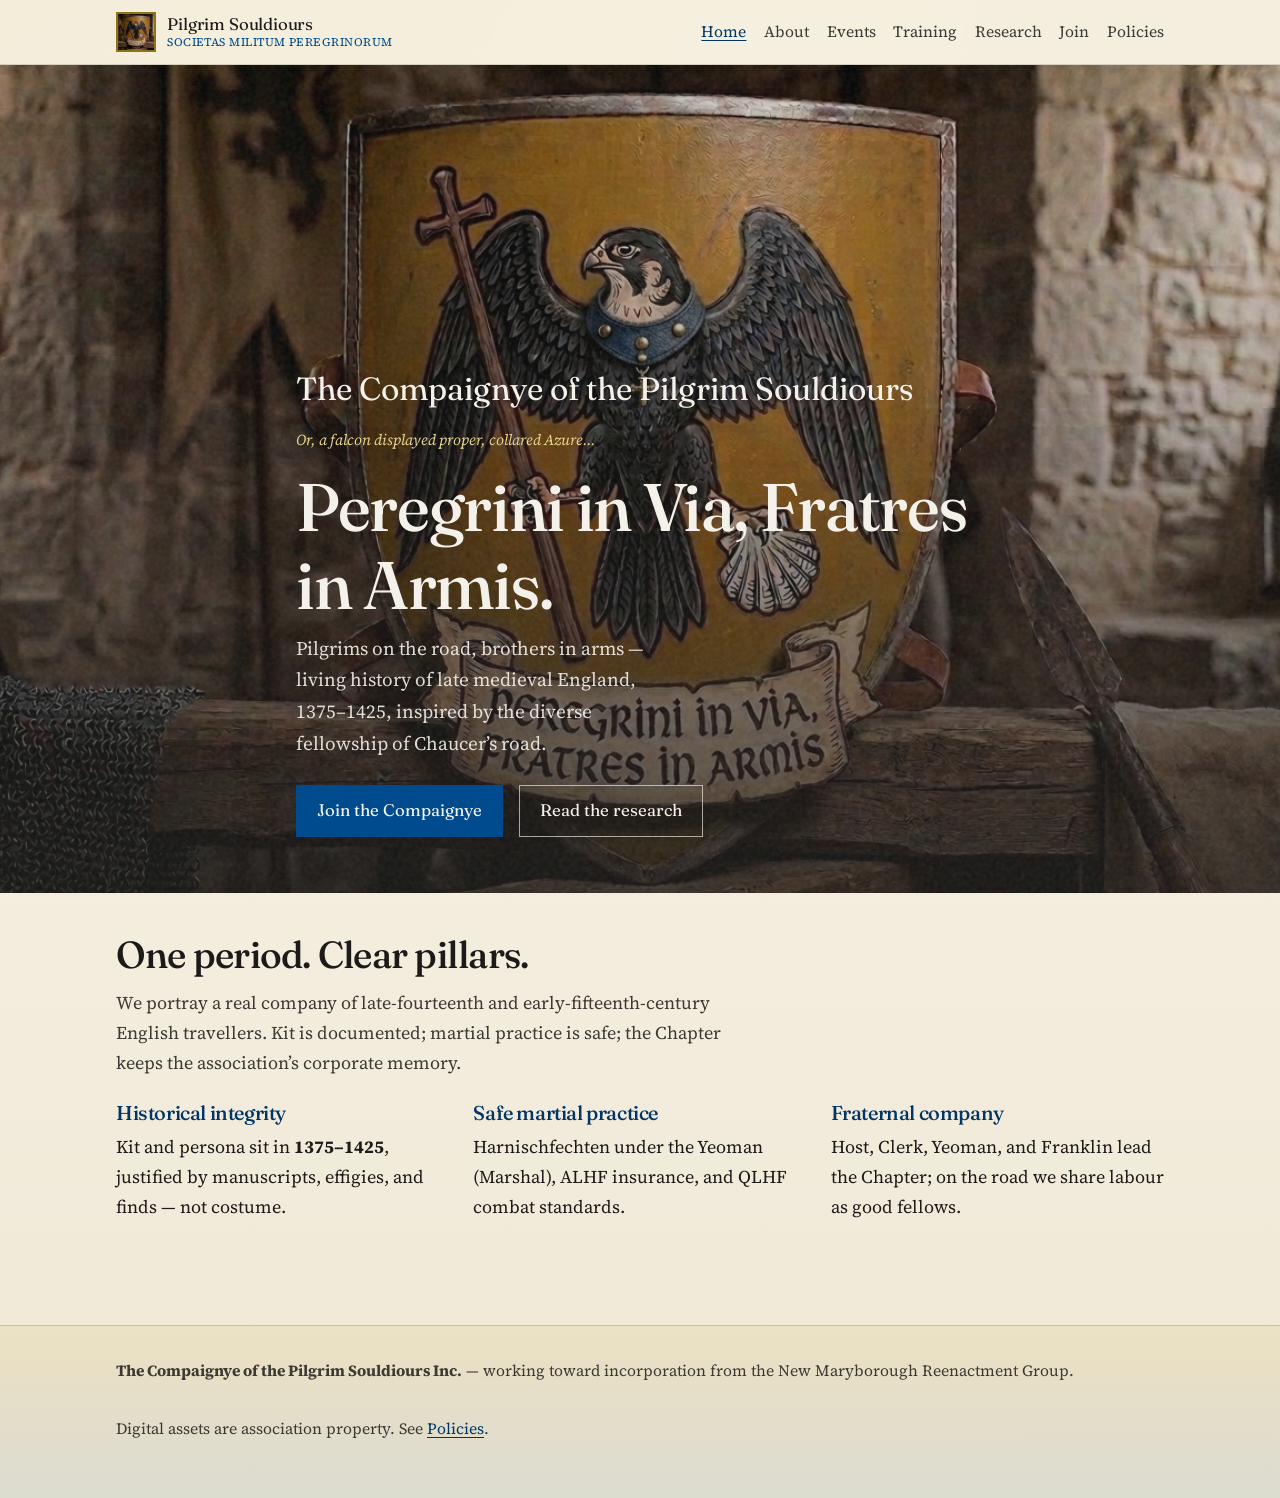
<file: index.html>
<!DOCTYPE html>
<html lang="en-AU">
<head>
  <meta charset="utf-8">
  <meta name="viewport" content="width=device-width, initial-scale=1">
  <title>The Compaignye of the Pilgrim Souldiours</title>
  <meta name="description" content="Living history of late medieval England, 1375–1425. Peregrini in Via, Fratres in Armis.">
  <link rel="preconnect" href="https://fonts.googleapis.com">
  <link rel="preconnect" href="https://fonts.gstatic.com" crossorigin>
  <link href="https://fonts.googleapis.com/css2?family=Fraunces:opsz,wght@9..144,500;9..144,600&family=Source+Serif+4:opsz,wght@8..60,400;8..60,600&display=swap" rel="stylesheet">
  <link rel="stylesheet" href="assets/css/styles.css">
</head>
<body>
  <header class="site-header">
    <div class="nav-inner">
      <a class="brand" href="index.html">
        <img class="brand-arms" src="assets/images/arms-heater-shield.jpeg" alt="">
        <span class="brand-text">Pilgrim Souldiours<span>Societas Militum Peregrinorum</span></span>
      </a>
      <button class="nav-toggle" type="button" aria-expanded="false" aria-controls="site-nav">Menu</button>
      <nav class="site-nav" id="site-nav" aria-label="Primary">
        <a href="index.html" aria-current="page">Home</a>
        <a href="about.html">About</a>
        <a href="events.html">Events</a>
        <a href="training.html">Training</a>
        <a href="research.html">Research</a>
        <a href="join.html">Join</a>
        <a href="policies.html">Policies</a>
      </nav>
    </div>
  </header>

  <main>
    <section class="hero" aria-label="Introduction">
      <div class="hero-media" role="img" aria-label="Heater shield of the Compaignye: gold field with a peregrine falcon proper, blue collar, pilgrim staff and scallop"></div>
      <div class="hero-grain" aria-hidden="true"></div>
      <div class="hero-content">
        <p class="brand-mark">The Compaignye of the Pilgrim Souldiours</p>
        <p class="blazon">Or, a falcon displayed proper, collared Azure…</p>
        <h1>Peregrini in Via, Fratres in Armis.</h1>
        <p class="lede">Pilgrims on the road, brothers in arms — living history of late medieval England, 1375–1425, inspired by the diverse fellowship of Chaucer’s road.</p>
        <div class="cta-row">
          <a class="button button-primary" href="join.html">Join the Compaignye</a>
          <a class="button button-ghost" href="research.html">Read the research</a>
        </div>
      </div>
    </section>

    <section class="section">
      <h2>One period. Clear pillars.</h2>
      <p class="section-intro">We portray a real company of late-fourteenth and early-fifteenth-century English travellers. Kit is documented; martial practice is safe; the Chapter keeps the association’s corporate memory.</p>
      <div class="pillars">
        <article class="pillar">
          <h3>Historical integrity</h3>
          <p>Kit and persona sit in <strong>1375–1425</strong>, justified by manuscripts, effigies, and finds — not costume.</p>
        </article>
        <article class="pillar">
          <h3>Safe martial practice</h3>
          <p>Harnischfechten under the Yeoman (Marshal), ALHF insurance, and QLHF combat standards.</p>
        </article>
        <article class="pillar">
          <h3>Fraternal company</h3>
          <p>Host, Clerk, Yeoman, and Franklin lead the Chapter; on the road we share labour as good fellows.</p>
        </article>
      </div>
    </section>
  </main>

  <footer class="site-footer">
    <div class="footer-inner">
      <p><strong>The Compaignye of the Pilgrim Souldiours Inc.</strong> — working toward incorporation from the New Maryborough Reenactment Group.</p>
      <p>Digital assets are association property. See <a href="policies.html">Policies</a>.</p>
    </div>
  </footer>
  <script src="assets/js/nav.js"></script>
</body>
</html>
</file>
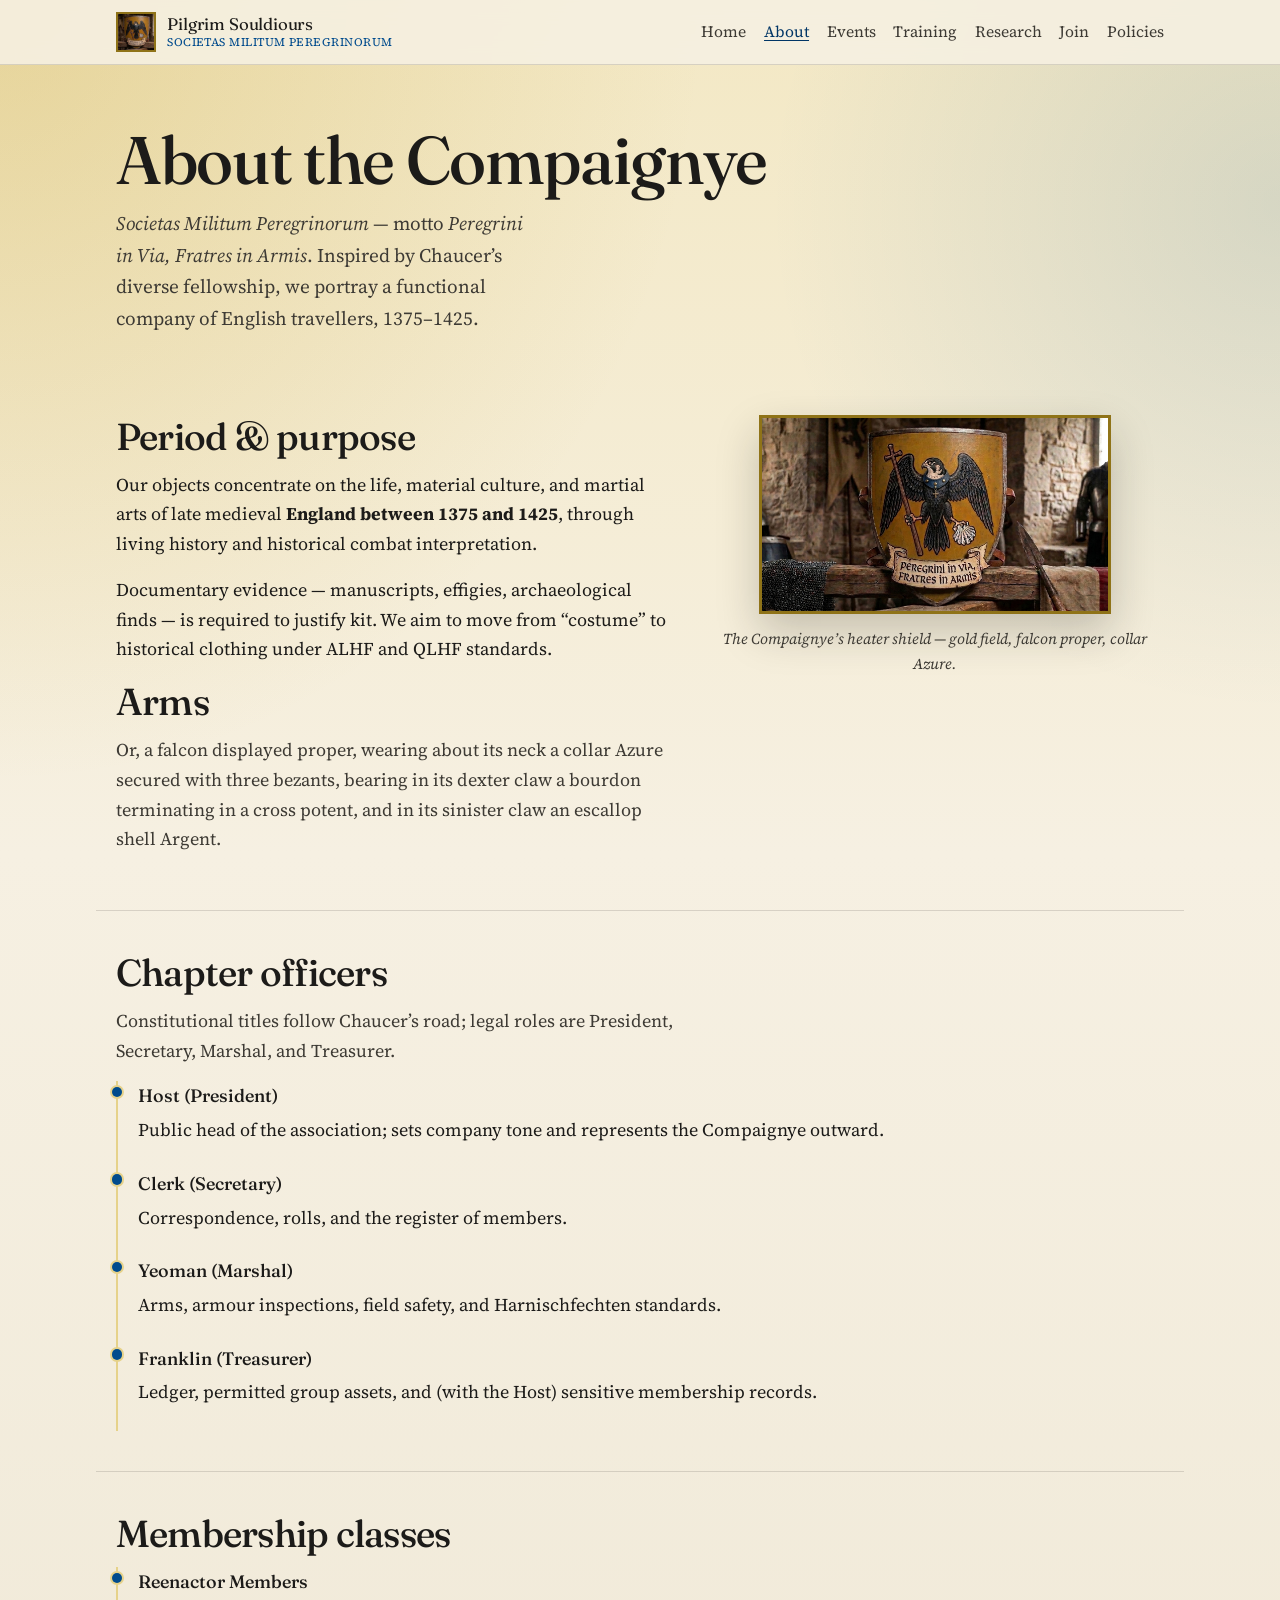
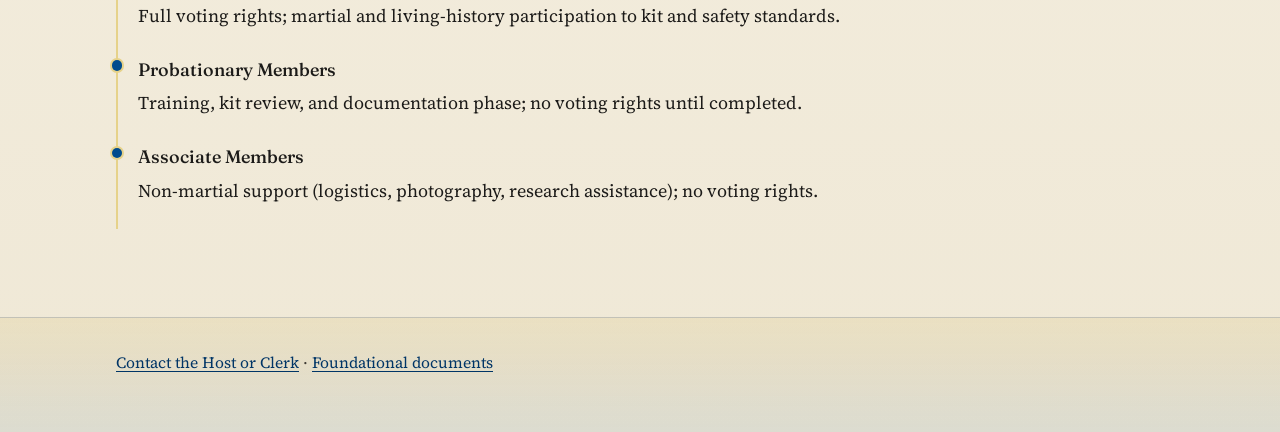
<file: about.html>
<!DOCTYPE html>
<html lang="en-AU">
<head>
  <meta charset="utf-8">
  <meta name="viewport" content="width=device-width, initial-scale=1">
  <title>About — Pilgrim Souldiours</title>
  <meta name="description" content="Societas Militum Peregrinorum — late medieval England 1375–1425, Chaucerian fellowship, Chapter officers.">
  <link rel="preconnect" href="https://fonts.googleapis.com">
  <link rel="preconnect" href="https://fonts.gstatic.com" crossorigin>
  <link href="https://fonts.googleapis.com/css2?family=Fraunces:opsz,wght@9..144,500;9..144,600&family=Source+Serif+4:opsz,wght@8..60,400;8..60,600&display=swap" rel="stylesheet">
  <link rel="stylesheet" href="assets/css/styles.css">
</head>
<body>
  <header class="site-header">
    <div class="nav-inner">
      <a class="brand" href="index.html">
        <img class="brand-arms" src="assets/images/arms-heater-shield.jpeg" alt="">
        <span class="brand-text">Pilgrim Souldiours<span>Societas Militum Peregrinorum</span></span>
      </a>
      <button class="nav-toggle" type="button" aria-expanded="false" aria-controls="site-nav">Menu</button>
      <nav class="site-nav" id="site-nav" aria-label="Primary">
        <a href="index.html">Home</a>
        <a href="about.html" aria-current="page">About</a>
        <a href="events.html">Events</a>
        <a href="training.html">Training</a>
        <a href="research.html">Research</a>
        <a href="join.html">Join</a>
        <a href="policies.html">Policies</a>
      </nav>
    </div>
  </header>

  <main>
    <header class="page-hero">
      <h1>About the Compaignye</h1>
      <p class="lede"><em>Societas Militum Peregrinorum</em> — motto <em>Peregrini in Via, Fratres in Armis</em>. Inspired by Chaucer’s diverse fellowship, we portray a functional company of English travellers, 1375–1425.</p>
    </header>

    <section class="section split">
      <div>
        <h2>Period &amp; purpose</h2>
        <p>Our objects concentrate on the life, material culture, and martial arts of late medieval <strong>England between 1375 and 1425</strong>, through living history and historical combat interpretation.</p>
        <p>Documentary evidence — manuscripts, effigies, archaeological finds — is required to justify kit. We aim to move from “costume” to historical clothing under ALHF and QLHF standards.</p>
        <h2>Arms</h2>
        <p class="muted">Or, a falcon displayed proper, wearing about its neck a collar Azure secured with three bezants, bearing in its dexter claw a bourdon terminating in a cross potent, and in its sinister claw an escallop shell Argent.</p>
      </div>
      <figure class="arms-panel">
        <img src="assets/images/arms-heater-shield.jpeg" alt="Heater shield: gold field, peregrine falcon proper with blue collar, pilgrim staff and scallop shell, motto scroll">
        <figcaption>The Compaignye’s heater shield — gold field, falcon proper, collar Azure.</figcaption>
      </figure>
    </section>

    <section class="section">
      <h2>Chapter officers</h2>
      <p class="section-intro">Constitutional titles follow Chaucer’s road; legal roles are President, Secretary, Marshal, and Treasurer.</p>
      <ul class="timeline">
        <li><strong>Host (President)</strong> Public head of the association; sets company tone and represents the Compaignye outward.</li>
        <li><strong>Clerk (Secretary)</strong> Correspondence, rolls, and the register of members.</li>
        <li><strong>Yeoman (Marshal)</strong> Arms, armour inspections, field safety, and Harnischfechten standards.</li>
        <li><strong>Franklin (Treasurer)</strong> Ledger, permitted group assets, and (with the Host) sensitive membership records.</li>
      </ul>
    </section>

    <section class="section">
      <h2>Membership classes</h2>
      <ul class="timeline">
        <li><strong>Reenactor Members</strong> Full voting rights; martial and living-history participation to kit and safety standards.</li>
        <li><strong>Probationary Members</strong> Training, kit review, and documentation phase; no voting rights until completed.</li>
        <li><strong>Associate Members</strong> Non-martial support (logistics, photography, research assistance); no voting rights.</li>
      </ul>
    </section>
  </main>

  <footer class="site-footer">
    <div class="footer-inner">
      <p><a href="join.html">Contact the Host or Clerk</a> · <a href="policies.html">Foundational documents</a></p>
    </div>
  </footer>
  <script src="assets/js/nav.js"></script>
</body>
</html>
</file>
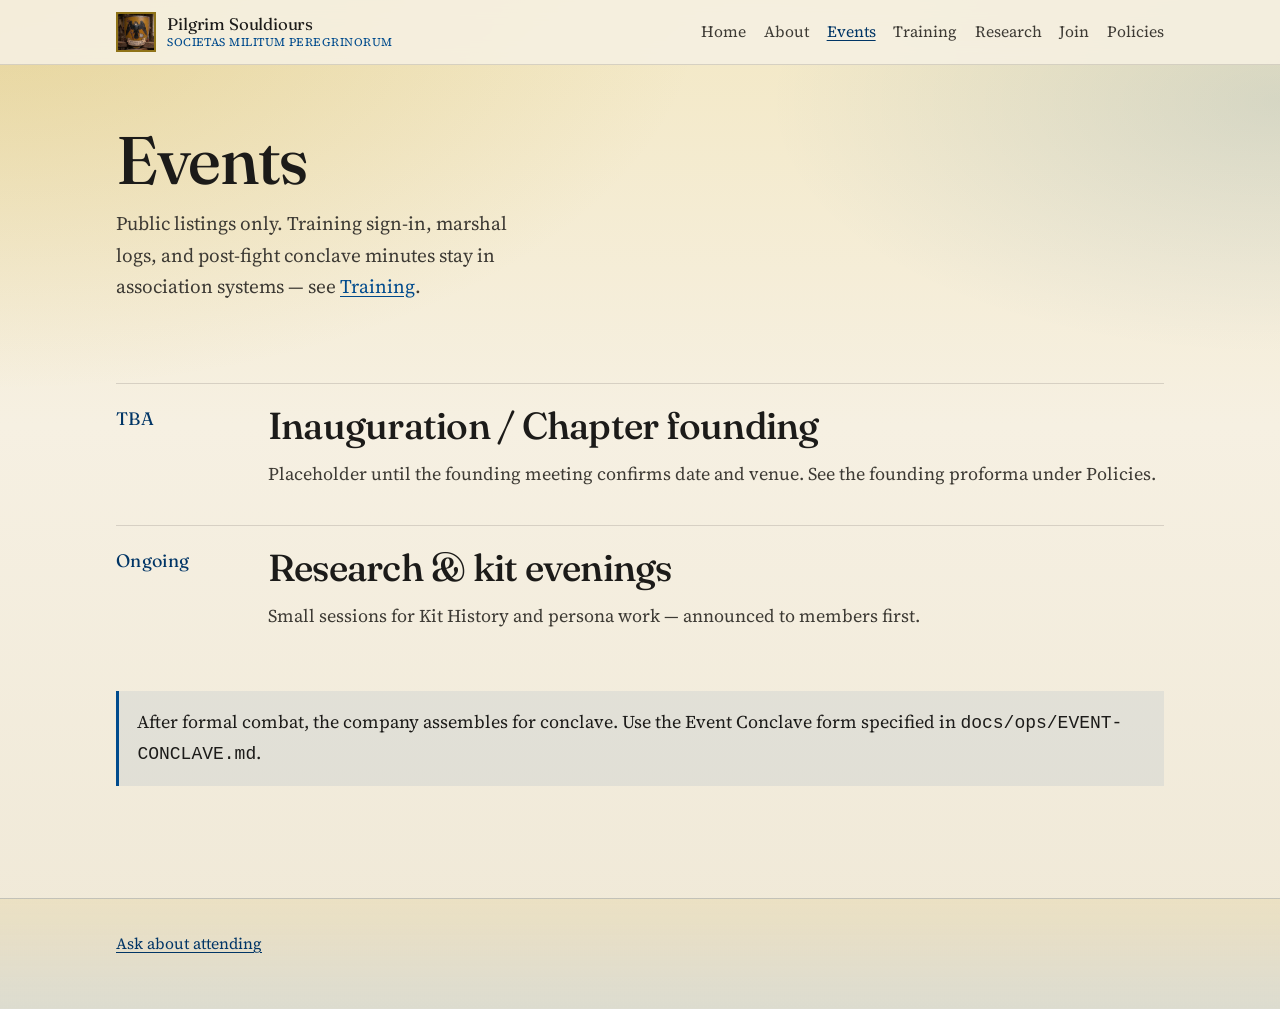
<file: events.html>
<!DOCTYPE html>
<html lang="en-AU">
<head>
  <meta charset="utf-8">
  <meta name="viewport" content="width=device-width, initial-scale=1">
  <title>Events — Pilgrim Souldiours</title>
  <meta name="description" content="Public events for The Compaignye of the Pilgrim Souldiours.">
  <link rel="preconnect" href="https://fonts.googleapis.com">
  <link rel="preconnect" href="https://fonts.gstatic.com" crossorigin>
  <link href="https://fonts.googleapis.com/css2?family=Fraunces:opsz,wght@9..144,500;9..144,600&family=Source+Serif+4:opsz,wght@8..60,400;8..60,600&display=swap" rel="stylesheet">
  <link rel="stylesheet" href="assets/css/styles.css">
</head>
<body>
  <header class="site-header">
    <div class="nav-inner">
      <a class="brand" href="index.html">
        <img class="brand-arms" src="assets/images/arms-heater-shield.jpeg" alt="">
        <span class="brand-text">Pilgrim Souldiours<span>Societas Militum Peregrinorum</span></span>
      </a>
      <button class="nav-toggle" type="button" aria-expanded="false" aria-controls="site-nav">Menu</button>
      <nav class="site-nav" id="site-nav" aria-label="Primary">
        <a href="index.html">Home</a>
        <a href="about.html">About</a>
        <a href="events.html" aria-current="page">Events</a>
        <a href="training.html">Training</a>
        <a href="research.html">Research</a>
        <a href="join.html">Join</a>
        <a href="policies.html">Policies</a>
      </nav>
    </div>
  </header>

  <main>
    <header class="page-hero">
      <h1>Events</h1>
      <p class="lede">Public listings only. Training sign-in, marshal logs, and post-fight conclave minutes stay in association systems — see <a href="training.html">Training</a>.</p>
    </header>

    <section class="section">
      <ul class="event-list">
        <li>
          <div class="event-date">TBA</div>
          <div>
            <h2>Inauguration / Chapter founding</h2>
            <p class="muted">Placeholder until the founding meeting confirms date and venue. See the founding proforma under Policies.</p>
          </div>
        </li>
        <li>
          <div class="event-date">Ongoing</div>
          <div>
            <h2>Research &amp; kit evenings</h2>
            <p class="muted">Small sessions for Kit History and persona work — announced to members first.</p>
          </div>
        </li>
      </ul>
      <p class="form-note">After formal combat, the company assembles for conclave. Use the Event Conclave form specified in <code>docs/ops/EVENT-CONCLAVE.md</code>.</p>
    </section>
  </main>

  <footer class="site-footer">
    <div class="footer-inner">
      <p><a href="join.html">Ask about attending</a></p>
    </div>
  </footer>
  <script src="assets/js/nav.js"></script>
</body>
</html>
</file>
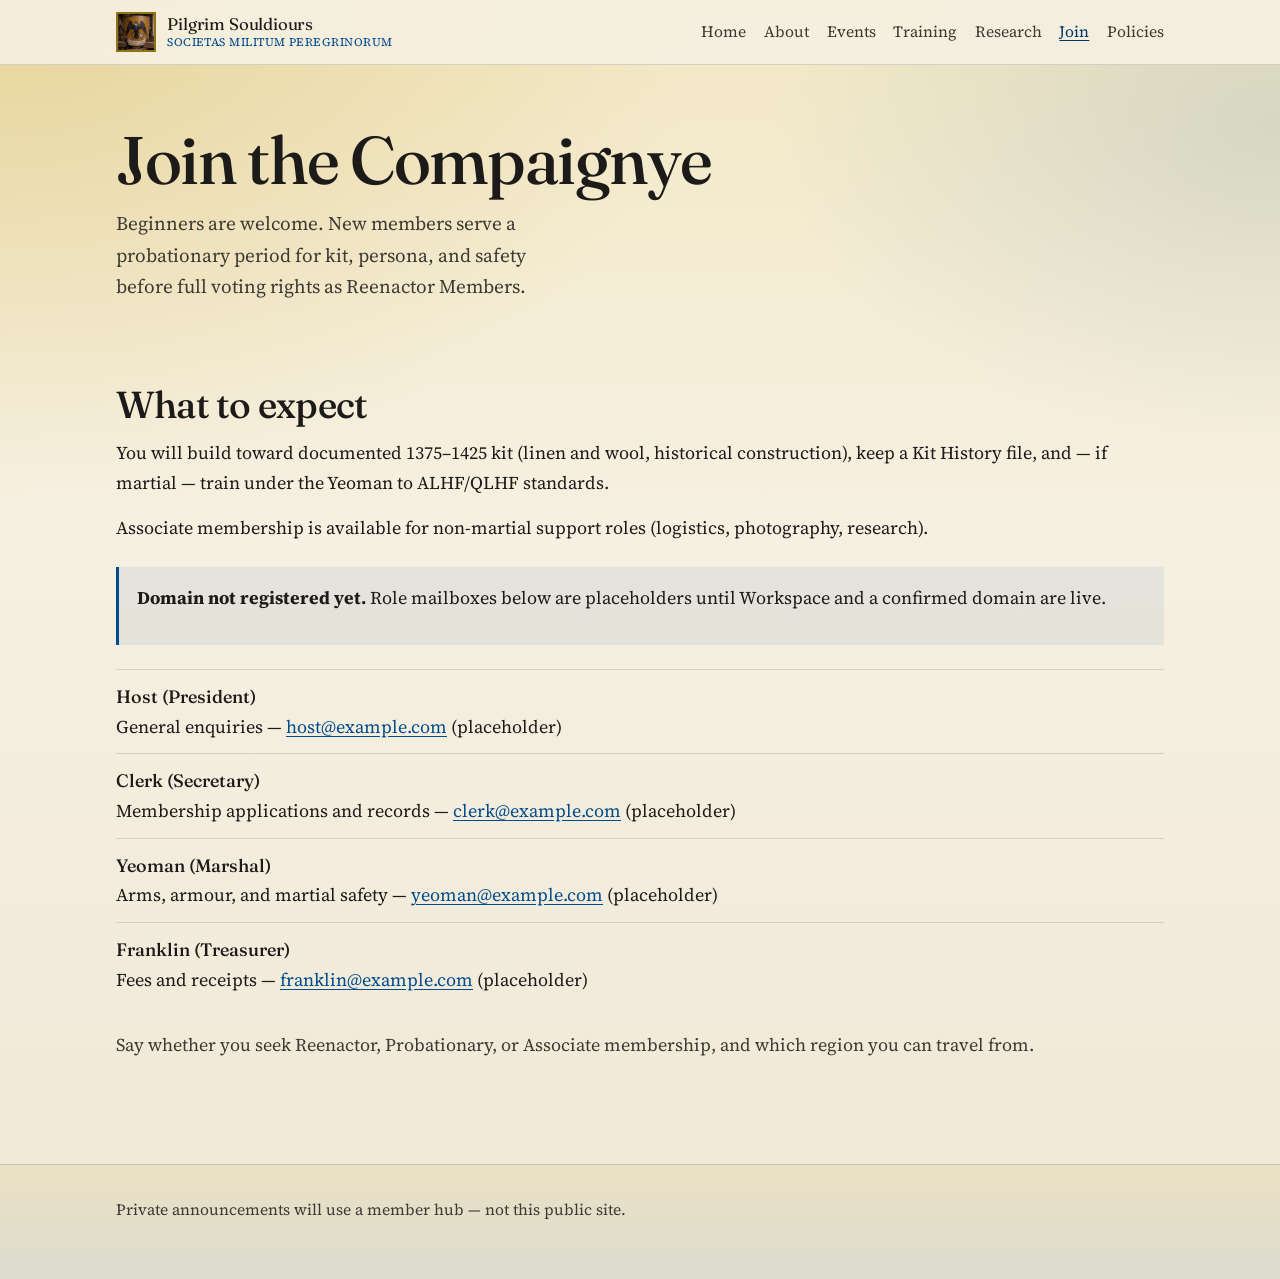
<file: join.html>
<!DOCTYPE html>
<html lang="en-AU">
<head>
  <meta charset="utf-8">
  <meta name="viewport" content="width=device-width, initial-scale=1">
  <title>Join — Pilgrim Souldiours</title>
  <meta name="description" content="Enquire about Reenactor, Probationary, or Associate membership.">
  <link rel="preconnect" href="https://fonts.googleapis.com">
  <link rel="preconnect" href="https://fonts.gstatic.com" crossorigin>
  <link href="https://fonts.googleapis.com/css2?family=Fraunces:opsz,wght@9..144,500;9..144,600&family=Source+Serif+4:opsz,wght@8..60,400;8..60,600&display=swap" rel="stylesheet">
  <link rel="stylesheet" href="assets/css/styles.css">
</head>
<body>
  <header class="site-header">
    <div class="nav-inner">
      <a class="brand" href="index.html">
        <img class="brand-arms" src="assets/images/arms-heater-shield.jpeg" alt="">
        <span class="brand-text">Pilgrim Souldiours<span>Societas Militum Peregrinorum</span></span>
      </a>
      <button class="nav-toggle" type="button" aria-expanded="false" aria-controls="site-nav">Menu</button>
      <nav class="site-nav" id="site-nav" aria-label="Primary">
        <a href="index.html">Home</a>
        <a href="about.html">About</a>
        <a href="events.html">Events</a>
        <a href="training.html">Training</a>
        <a href="research.html">Research</a>
        <a href="join.html" aria-current="page">Join</a>
        <a href="policies.html">Policies</a>
      </nav>
    </div>
  </header>

  <main>
    <header class="page-hero">
      <h1>Join the Compaignye</h1>
      <p class="lede">Beginners are welcome. New members serve a probationary period for kit, persona, and safety before full voting rights as Reenactor Members.</p>
    </header>

    <section class="section">
      <h2>What to expect</h2>
      <p>You will build toward documented 1375–1425 kit (linen and wool, historical construction), keep a Kit History file, and — if martial — train under the Yeoman to ALHF/QLHF standards.</p>
      <p>Associate membership is available for non-martial support roles (logistics, photography, research).</p>

      <div class="form-note">
        <p><strong>Domain not registered yet.</strong> Role mailboxes below are placeholders until Workspace and a confirmed domain are live.</p>
      </div>

      <ul class="contact-list">
        <li>
          <strong>Host (President)</strong>
          General enquiries — <a href="mailto:host@example.com">host@example.com</a> (placeholder)
        </li>
        <li>
          <strong>Clerk (Secretary)</strong>
          Membership applications and records — <a href="mailto:clerk@example.com">clerk@example.com</a> (placeholder)
        </li>
        <li>
          <strong>Yeoman (Marshal)</strong>
          Arms, armour, and martial safety — <a href="mailto:yeoman@example.com">yeoman@example.com</a> (placeholder)
        </li>
        <li>
          <strong>Franklin (Treasurer)</strong>
          Fees and receipts — <a href="mailto:franklin@example.com">franklin@example.com</a> (placeholder)
        </li>
      </ul>

      <p class="muted" style="margin-top: 1.5rem;">Say whether you seek Reenactor, Probationary, or Associate membership, and which region you can travel from.</p>
    </section>
  </main>

  <footer class="site-footer">
    <div class="footer-inner">
      <p>Private announcements will use a member hub — not this public site.</p>
    </div>
  </footer>
  <script src="assets/js/nav.js"></script>
</body>
</html>
</file>
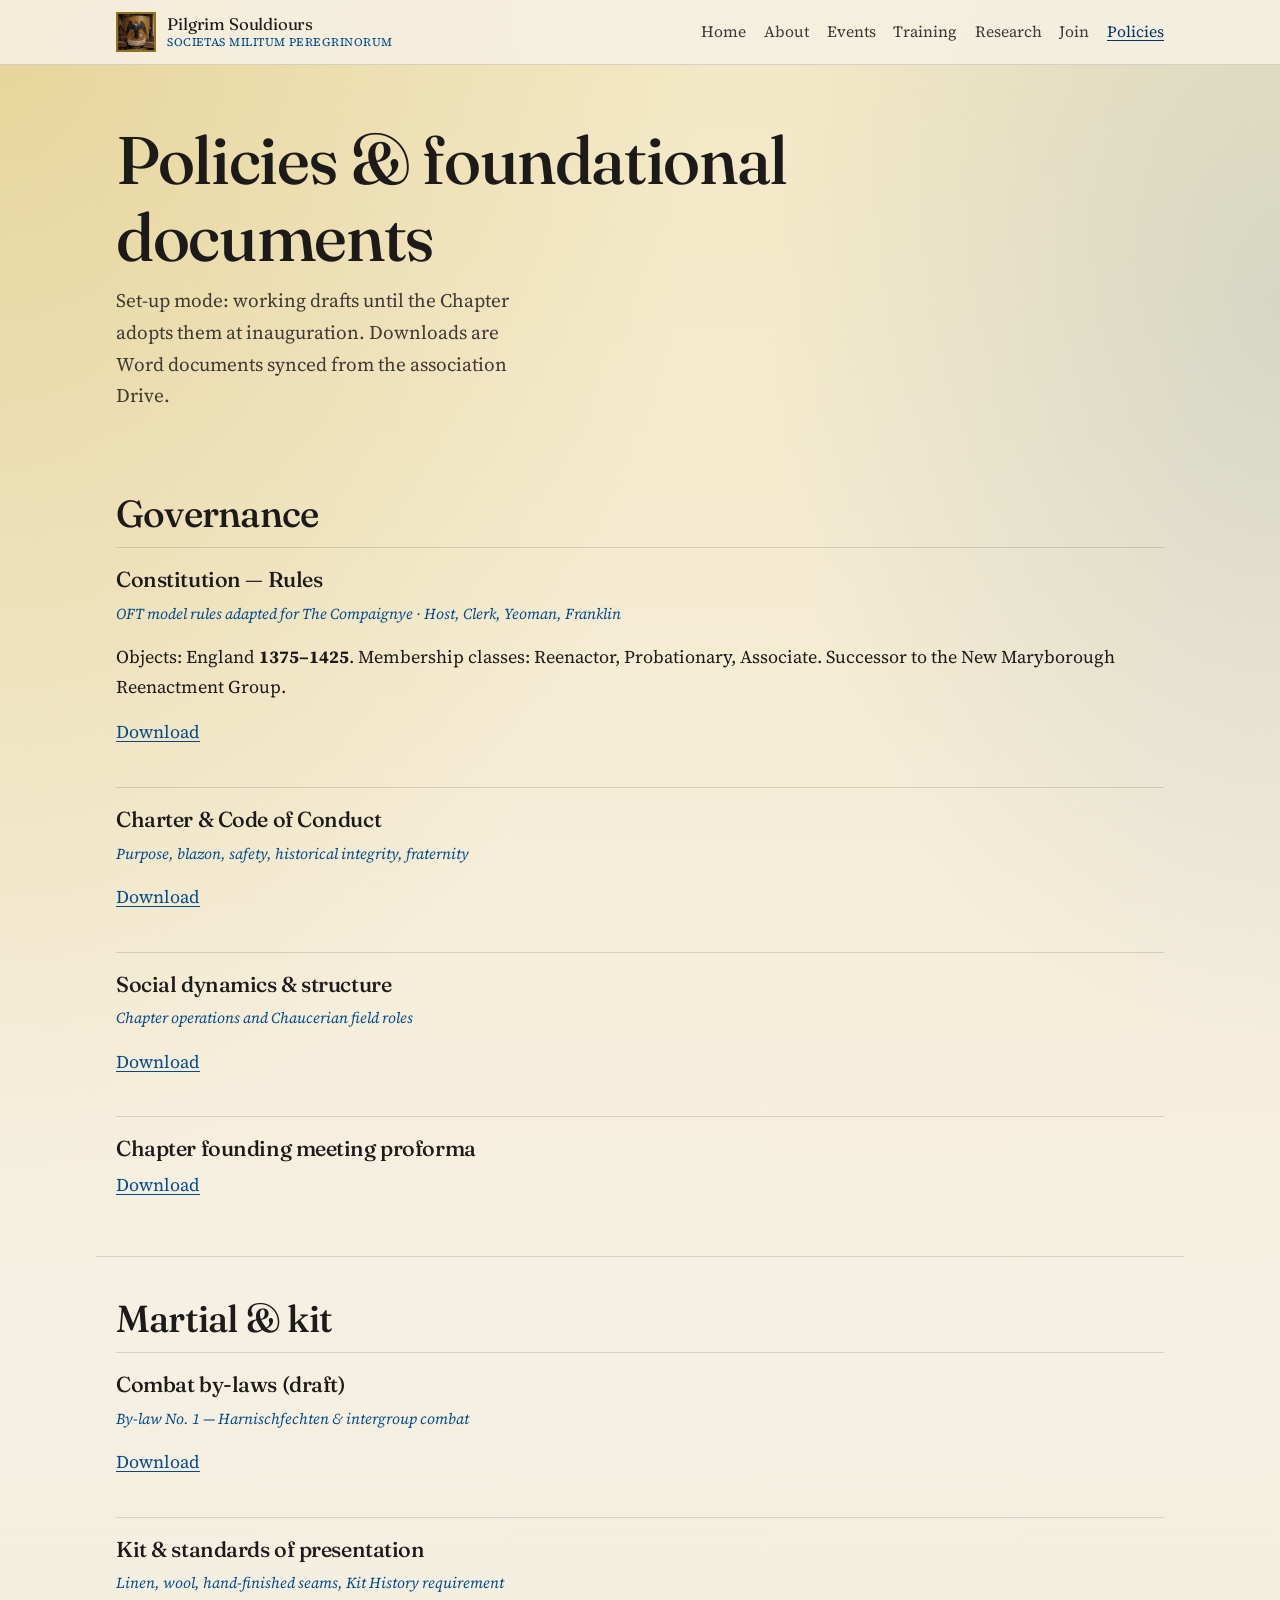
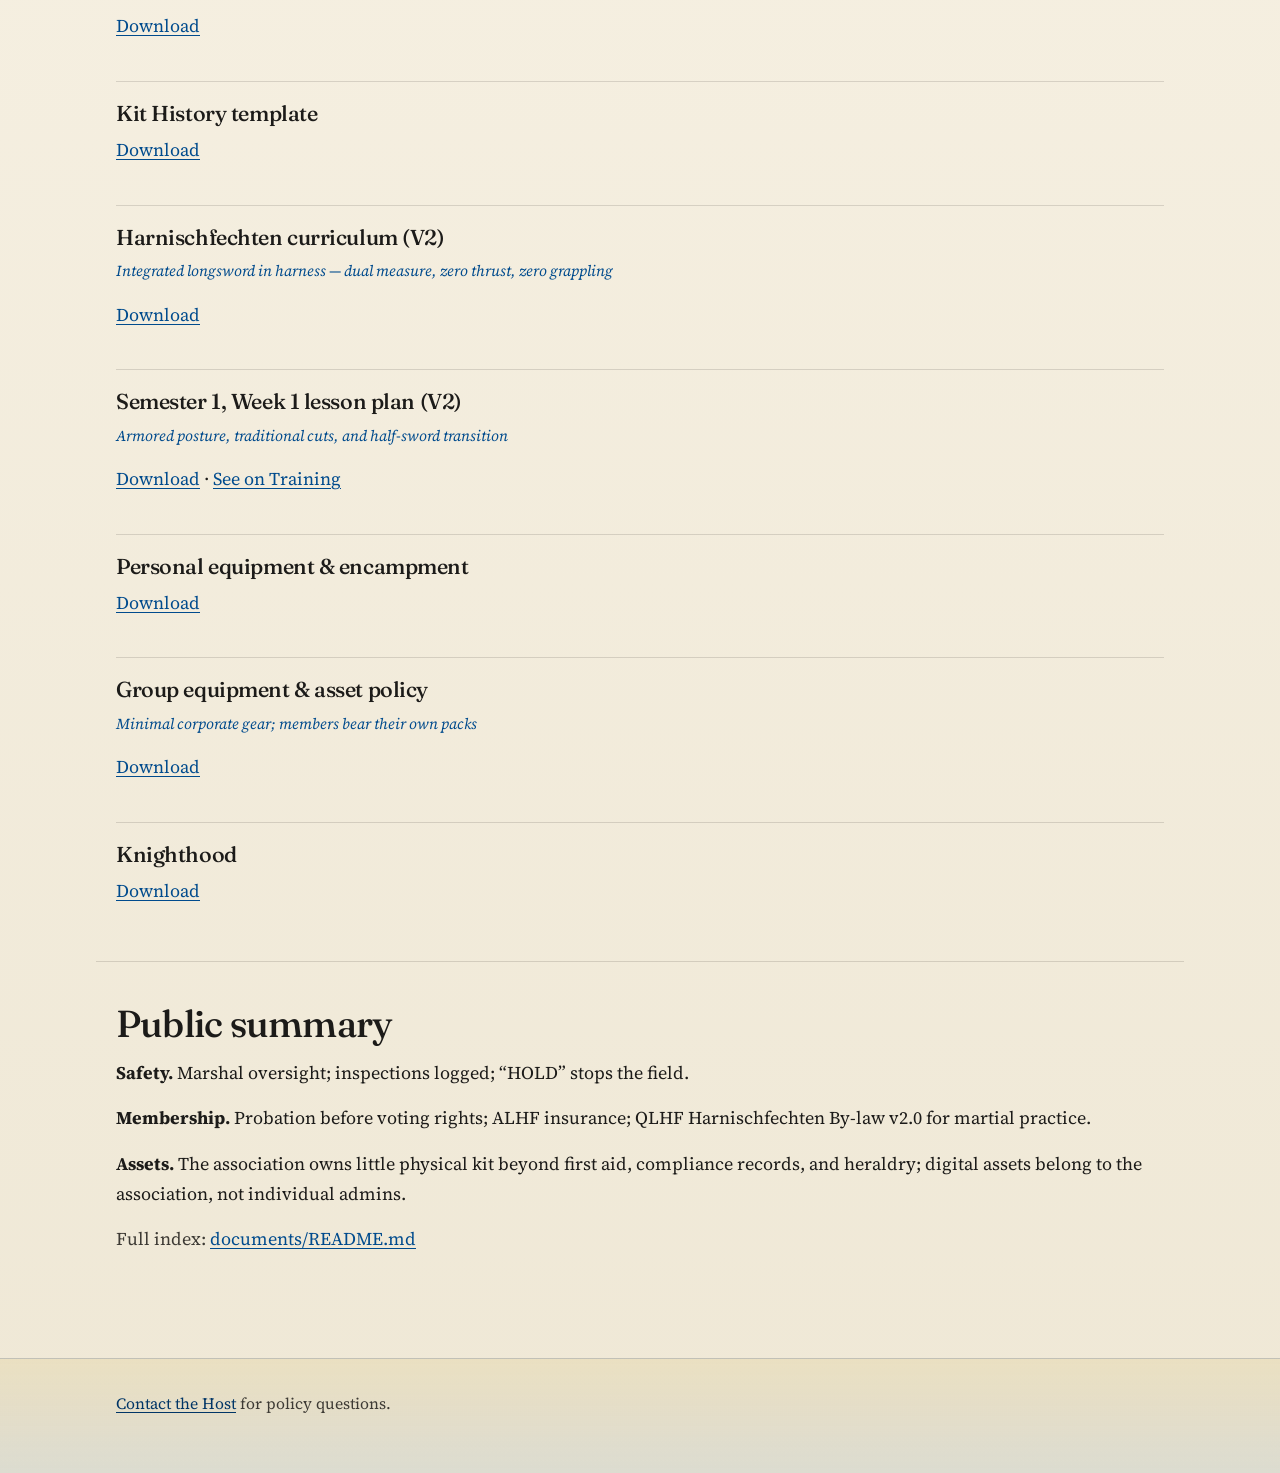
<file: policies.html>
<!DOCTYPE html>
<html lang="en-AU">
<head>
  <meta charset="utf-8">
  <meta name="viewport" content="width=device-width, initial-scale=1">
  <title>Policies — Pilgrim Souldiours</title>
  <meta name="description" content="Charter, constitution, combat by-laws, kit standards, and equipment policy for The Compaignye of the Pilgrim Souldiours.">
  <link rel="preconnect" href="https://fonts.googleapis.com">
  <link rel="preconnect" href="https://fonts.gstatic.com" crossorigin>
  <link href="https://fonts.googleapis.com/css2?family=Fraunces:opsz,wght@9..144,500;9..144,600&family=Source+Serif+4:opsz,wght@8..60,400;8..60,600&display=swap" rel="stylesheet">
  <link rel="stylesheet" href="assets/css/styles.css">
</head>
<body>
  <header class="site-header">
    <div class="nav-inner">
      <a class="brand" href="index.html">
        <img class="brand-arms" src="assets/images/arms-heater-shield.jpeg" alt="">
        <span class="brand-text">Pilgrim Souldiours<span>Societas Militum Peregrinorum</span></span>
      </a>
      <button class="nav-toggle" type="button" aria-expanded="false" aria-controls="site-nav">Menu</button>
      <nav class="site-nav" id="site-nav" aria-label="Primary">
        <a href="index.html">Home</a>
        <a href="about.html">About</a>
        <a href="events.html">Events</a>
        <a href="training.html">Training</a>
        <a href="research.html">Research</a>
        <a href="join.html">Join</a>
        <a href="policies.html" aria-current="page">Policies</a>
      </nav>
    </div>
  </header>

  <main>
    <header class="page-hero">
      <h1>Policies &amp; foundational documents</h1>
      <p class="lede">Set-up mode: working drafts until the Chapter adopts them at inauguration. Downloads are Word documents synced from the association Drive.</p>
    </header>

    <section class="section">
      <h2>Governance</h2>
      <ul class="doc-list">
        <li>
          <h3>Constitution — Rules</h3>
          <p class="meta">OFT model rules adapted for The Compaignye · Host, Clerk, Yeoman, Franklin</p>
          <p>Objects: England <strong>1375–1425</strong>. Membership classes: Reenactor, Probationary, Associate. Successor to the New Maryborough Reenactment Group.</p>
          <p><a href="documents/constitution-rules.docx">Download</a></p>
        </li>
        <li>
          <h3>Charter &amp; Code of Conduct</h3>
          <p class="meta">Purpose, blazon, safety, historical integrity, fraternity</p>
          <p><a href="documents/charter-and-code-of-conduct.docx">Download</a></p>
        </li>
        <li>
          <h3>Social dynamics &amp; structure</h3>
          <p class="meta">Chapter operations and Chaucerian field roles</p>
          <p><a href="documents/social-dynamics-and-structure.docx">Download</a></p>
        </li>
        <li>
          <h3>Chapter founding meeting proforma</h3>
          <p><a href="documents/meeting-proforma-chapter-founding.docx">Download</a></p>
        </li>
      </ul>
    </section>

    <section class="section">
      <h2>Martial &amp; kit</h2>
      <ul class="doc-list">
        <li>
          <h3>Combat by-laws (draft)</h3>
          <p class="meta">By-law No. 1 — Harnischfechten &amp; intergroup combat</p>
          <p><a href="documents/draft-combat-by-laws.docx">Download</a></p>
        </li>
        <li>
          <h3>Kit &amp; standards of presentation</h3>
          <p class="meta">Linen, wool, hand-finished seams, Kit History requirement</p>
          <p><a href="documents/kit-and-standards-of-presentation.docx">Download</a></p>
        </li>
        <li>
          <h3>Kit History template</h3>
          <p><a href="documents/kit-history-template.docx">Download</a></p>
        </li>
        <li>
          <h3>Harnischfechten curriculum (V2)</h3>
          <p class="meta">Integrated longsword in harness — dual measure, zero thrust, zero grappling</p>
          <p><a href="documents/harnischfechten-curriculum-v2.docx">Download</a></p>
        </li>
        <li>
          <h3>Semester 1, Week 1 lesson plan (V2)</h3>
          <p class="meta">Armored posture, traditional cuts, and half-sword transition</p>
          <p><a href="documents/semester-1-week-1-armored-longsword-foundations-v2.docx">Download</a> · <a href="training.html#next-session">See on Training</a></p>
        </li>
        <li>
          <h3>Personal equipment &amp; encampment</h3>
          <p><a href="documents/personal-equipment-and-encampment.docx">Download</a></p>
        </li>
        <li>
          <h3>Group equipment &amp; asset policy</h3>
          <p class="meta">Minimal corporate gear; members bear their own packs</p>
          <p><a href="documents/group-equipment-and-asset-policy.docx">Download</a></p>
        </li>
        <li>
          <h3>Knighthood</h3>
          <p><a href="documents/knighthood.docx">Download</a></p>
        </li>
      </ul>
    </section>

    <section class="section">
      <h2>Public summary</h2>
      <p><strong>Safety.</strong> Marshal oversight; inspections logged; “HOLD” stops the field.</p>
      <p><strong>Membership.</strong> Probation before voting rights; ALHF insurance; QLHF Harnischfechten By-law v2.0 for martial practice.</p>
      <p><strong>Assets.</strong> The association owns little physical kit beyond first aid, compliance records, and heraldry; digital assets belong to the association, not individual admins.</p>
      <p class="muted">Full index: <a href="documents/README.md">documents/README.md</a></p>
    </section>
  </main>

  <footer class="site-footer">
    <div class="footer-inner">
      <p><a href="join.html">Contact the Host</a> for policy questions.</p>
    </div>
  </footer>
  <script src="assets/js/nav.js"></script>
</body>
</html>
</file>
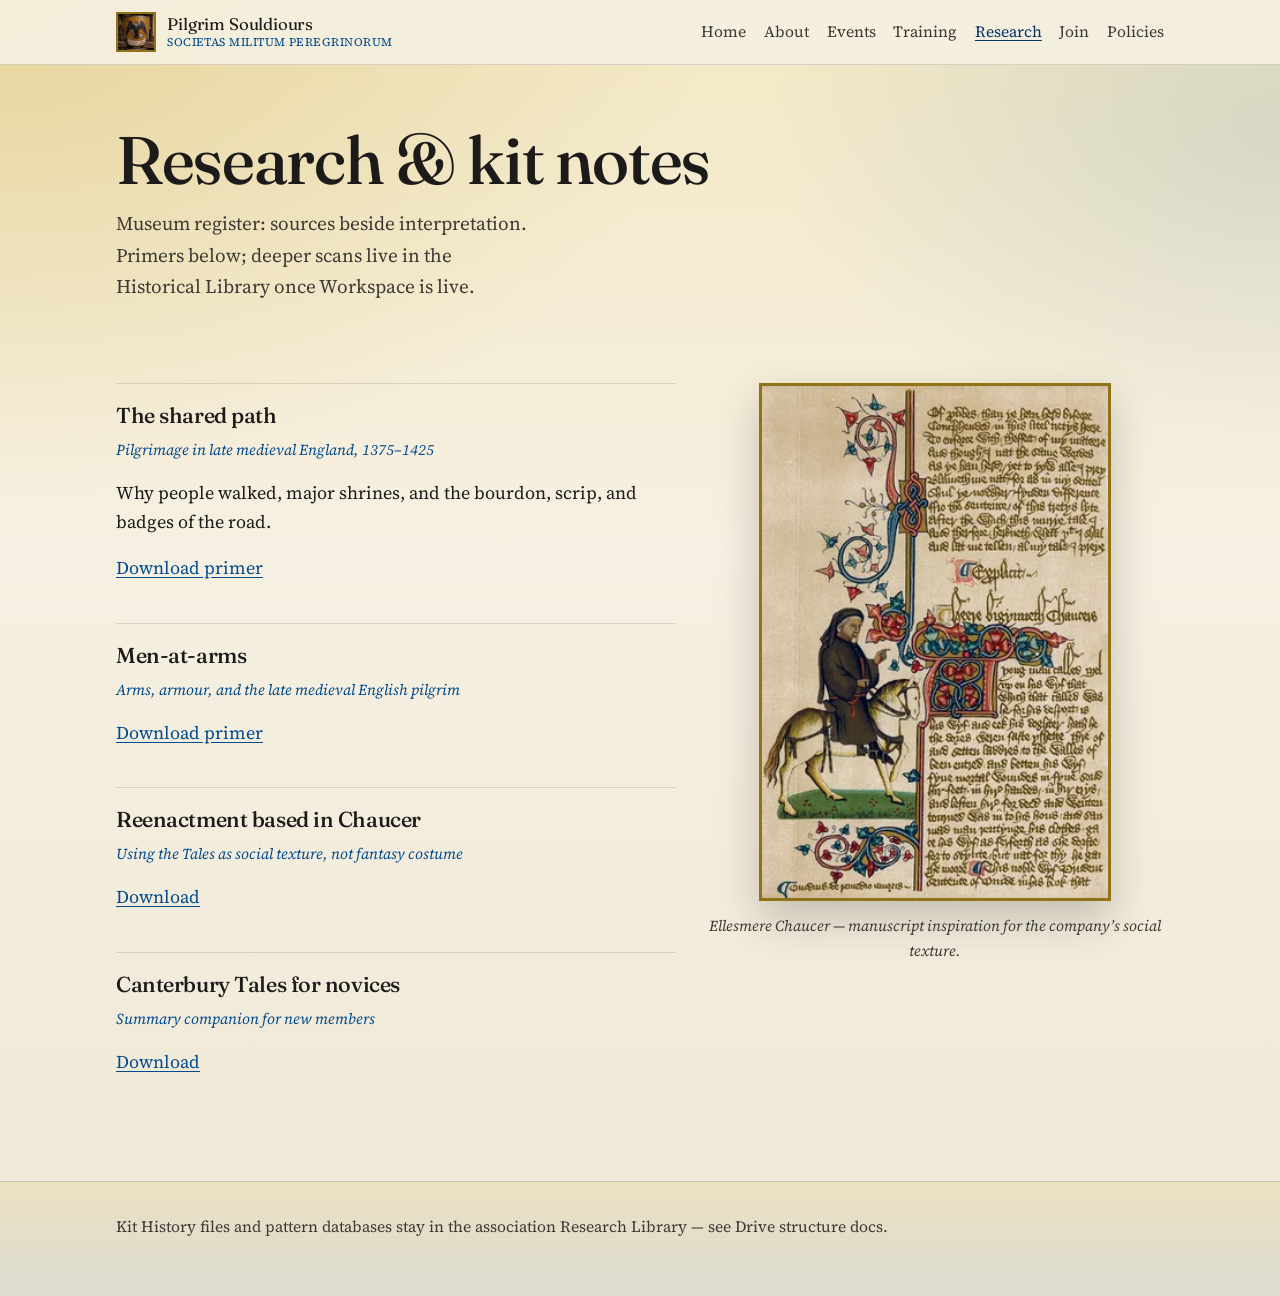
<file: research.html>
<!DOCTYPE html>
<html lang="en-AU">
<head>
  <meta charset="utf-8">
  <meta name="viewport" content="width=device-width, initial-scale=1">
  <title>Research — Pilgrim Souldiours</title>
  <meta name="description" content="Museum-style primers on pilgrimage, men-at-arms, and Chaucerian living history, 1375–1425.">
  <link rel="preconnect" href="https://fonts.googleapis.com">
  <link rel="preconnect" href="https://fonts.gstatic.com" crossorigin>
  <link href="https://fonts.googleapis.com/css2?family=Fraunces:opsz,wght@9..144,500;9..144,600&family=Source+Serif+4:opsz,wght@8..60,400;8..60,600&display=swap" rel="stylesheet">
  <link rel="stylesheet" href="assets/css/styles.css">
</head>
<body>
  <header class="site-header">
    <div class="nav-inner">
      <a class="brand" href="index.html">
        <img class="brand-arms" src="assets/images/arms-heater-shield.jpeg" alt="">
        <span class="brand-text">Pilgrim Souldiours<span>Societas Militum Peregrinorum</span></span>
      </a>
      <button class="nav-toggle" type="button" aria-expanded="false" aria-controls="site-nav">Menu</button>
      <nav class="site-nav" id="site-nav" aria-label="Primary">
        <a href="index.html">Home</a>
        <a href="about.html">About</a>
        <a href="events.html">Events</a>
        <a href="training.html">Training</a>
        <a href="research.html" aria-current="page">Research</a>
        <a href="join.html">Join</a>
        <a href="policies.html">Policies</a>
      </nav>
    </div>
  </header>

  <main>
    <header class="page-hero">
      <h1>Research &amp; kit notes</h1>
      <p class="lede">Museum register: sources beside interpretation. Primers below; deeper scans live in the Historical Library once Workspace is live.</p>
    </header>

    <section class="section split">
      <div>
        <ul class="research-list">
          <li>
            <h3>The shared path</h3>
            <p class="source">Pilgrimage in late medieval England, 1375–1425</p>
            <p>Why people walked, major shrines, and the bourdon, scrip, and badges of the road.</p>
            <p><a href="documents/shared-path-pilgrimage-primer.docx">Download primer</a></p>
          </li>
          <li>
            <h3>Men-at-arms</h3>
            <p class="source">Arms, armour, and the late medieval English pilgrim</p>
            <p><a href="documents/men-at-arms-primer.docx">Download primer</a></p>
          </li>
          <li>
            <h3>Reenactment based in Chaucer</h3>
            <p class="source">Using the Tales as social texture, not fantasy costume</p>
            <p><a href="documents/reenactment-based-in-chaucer.docx">Download</a></p>
          </li>
          <li>
            <h3>Canterbury Tales for novices</h3>
            <p class="source">Summary companion for new members</p>
            <p><a href="documents/canterbury-tales-summary-for-novices.docx">Download</a></p>
          </li>
        </ul>
      </div>
      <figure class="arms-panel">
        <img src="assets/images/ellesmere-chaucer.webp" alt="Detail from the Ellesmere manuscript of The Canterbury Tales">
        <figcaption>Ellesmere Chaucer — manuscript inspiration for the company’s social texture.</figcaption>
      </figure>
    </section>
  </main>

  <footer class="site-footer">
    <div class="footer-inner">
      <p>Kit History files and pattern databases stay in the association Research Library — see Drive structure docs.</p>
    </div>
  </footer>
  <script src="assets/js/nav.js"></script>
</body>
</html>
</file>
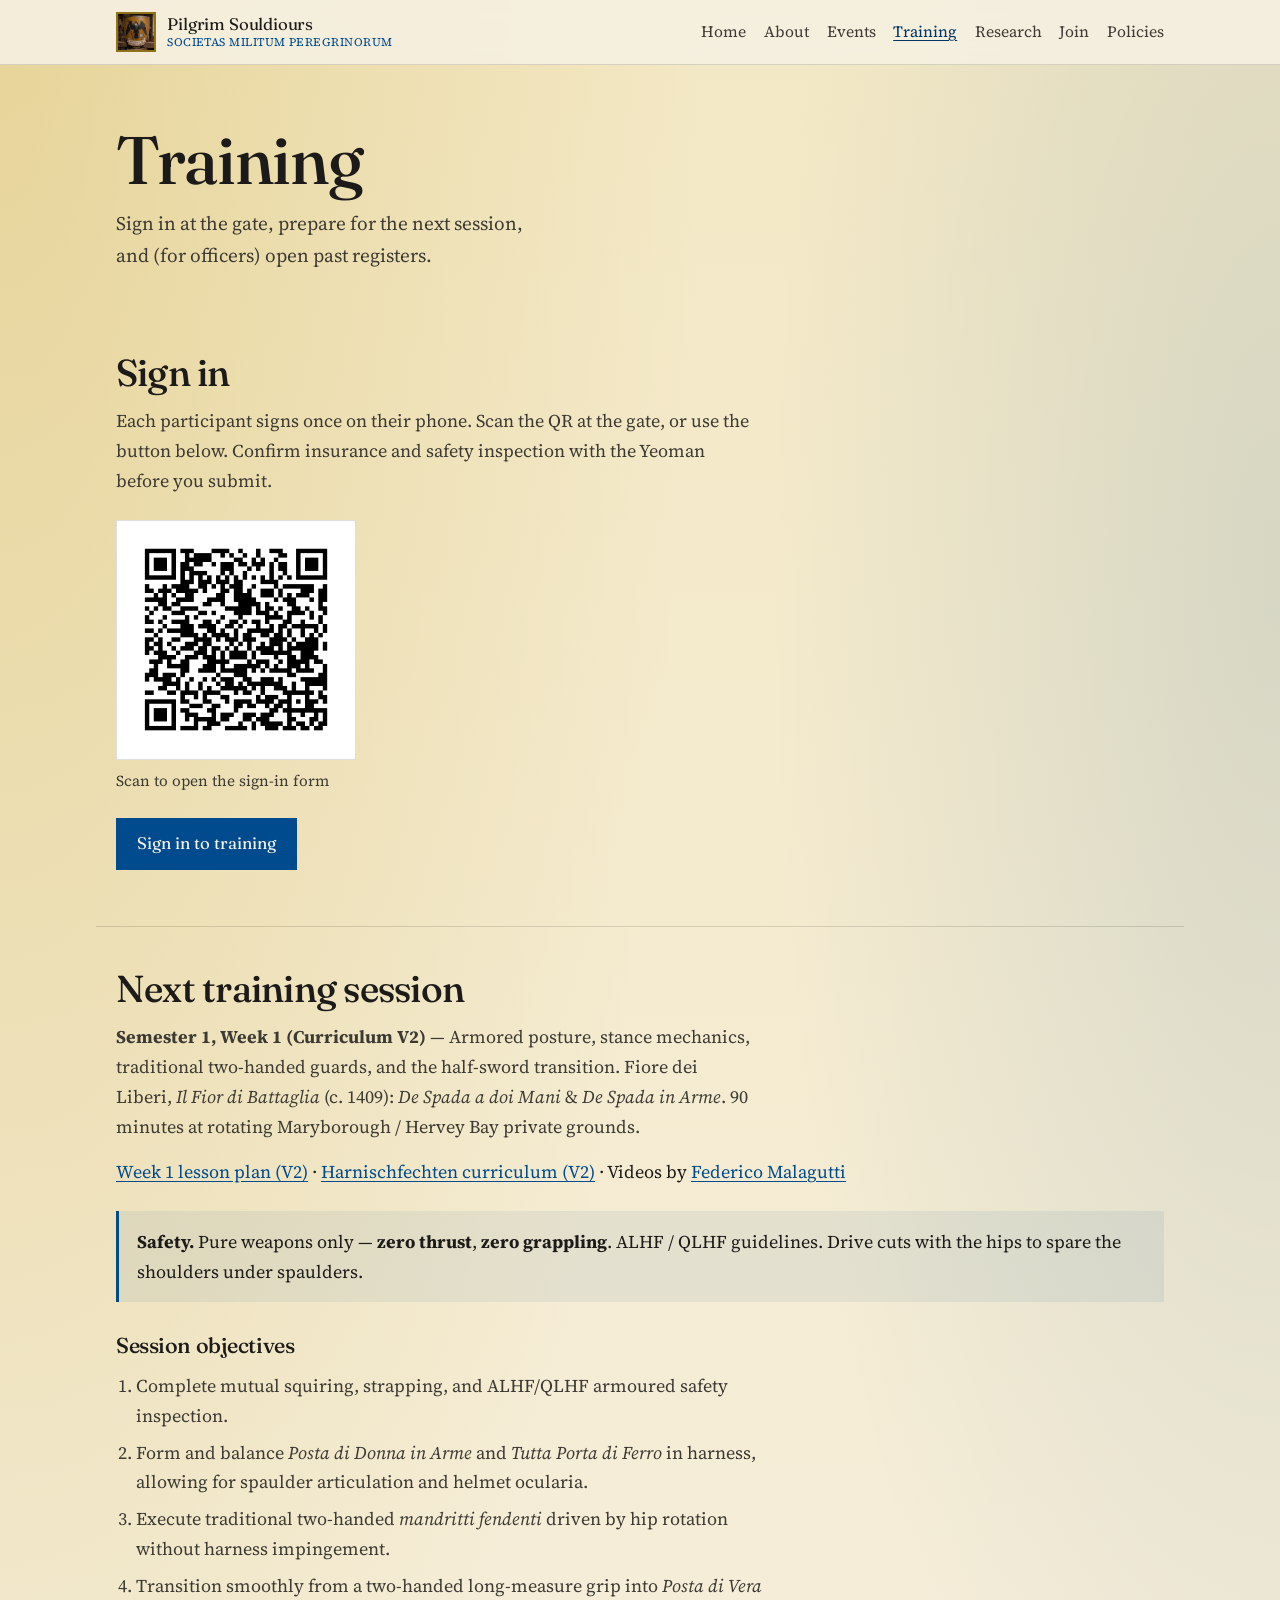
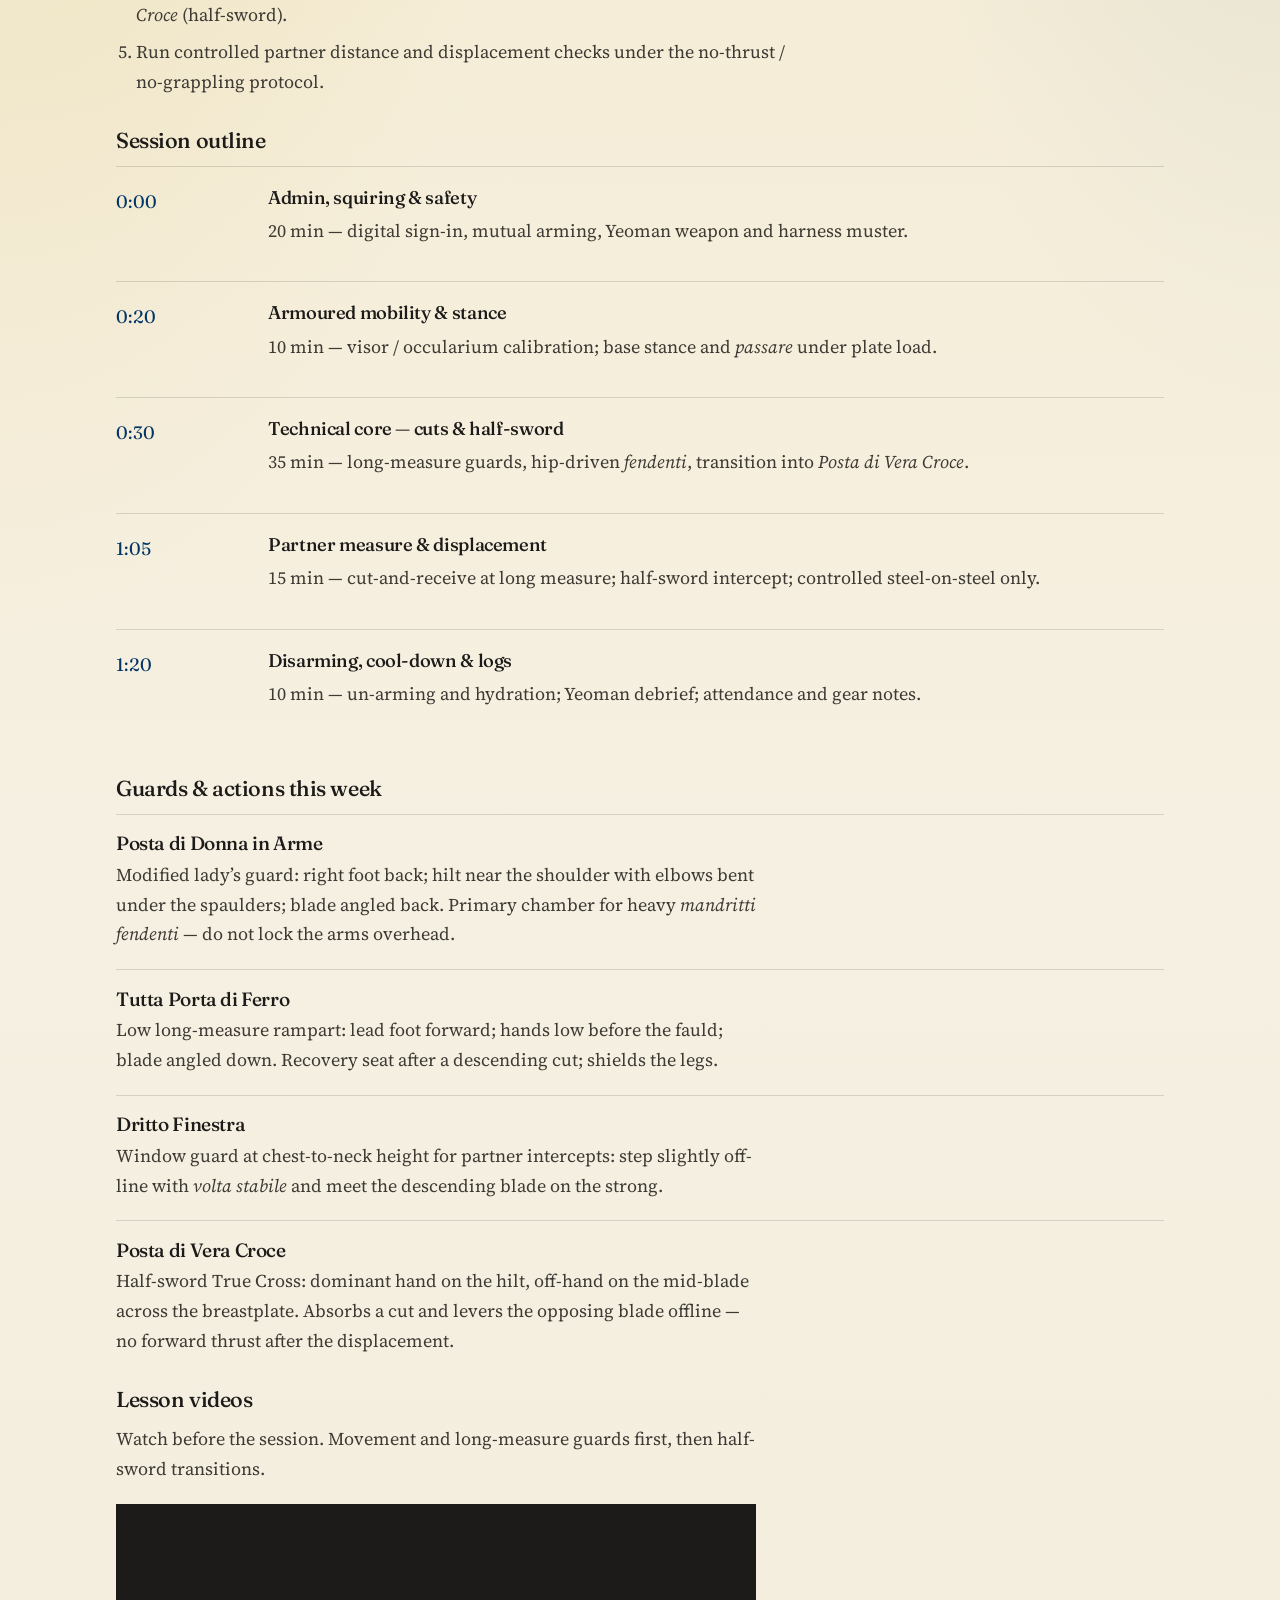
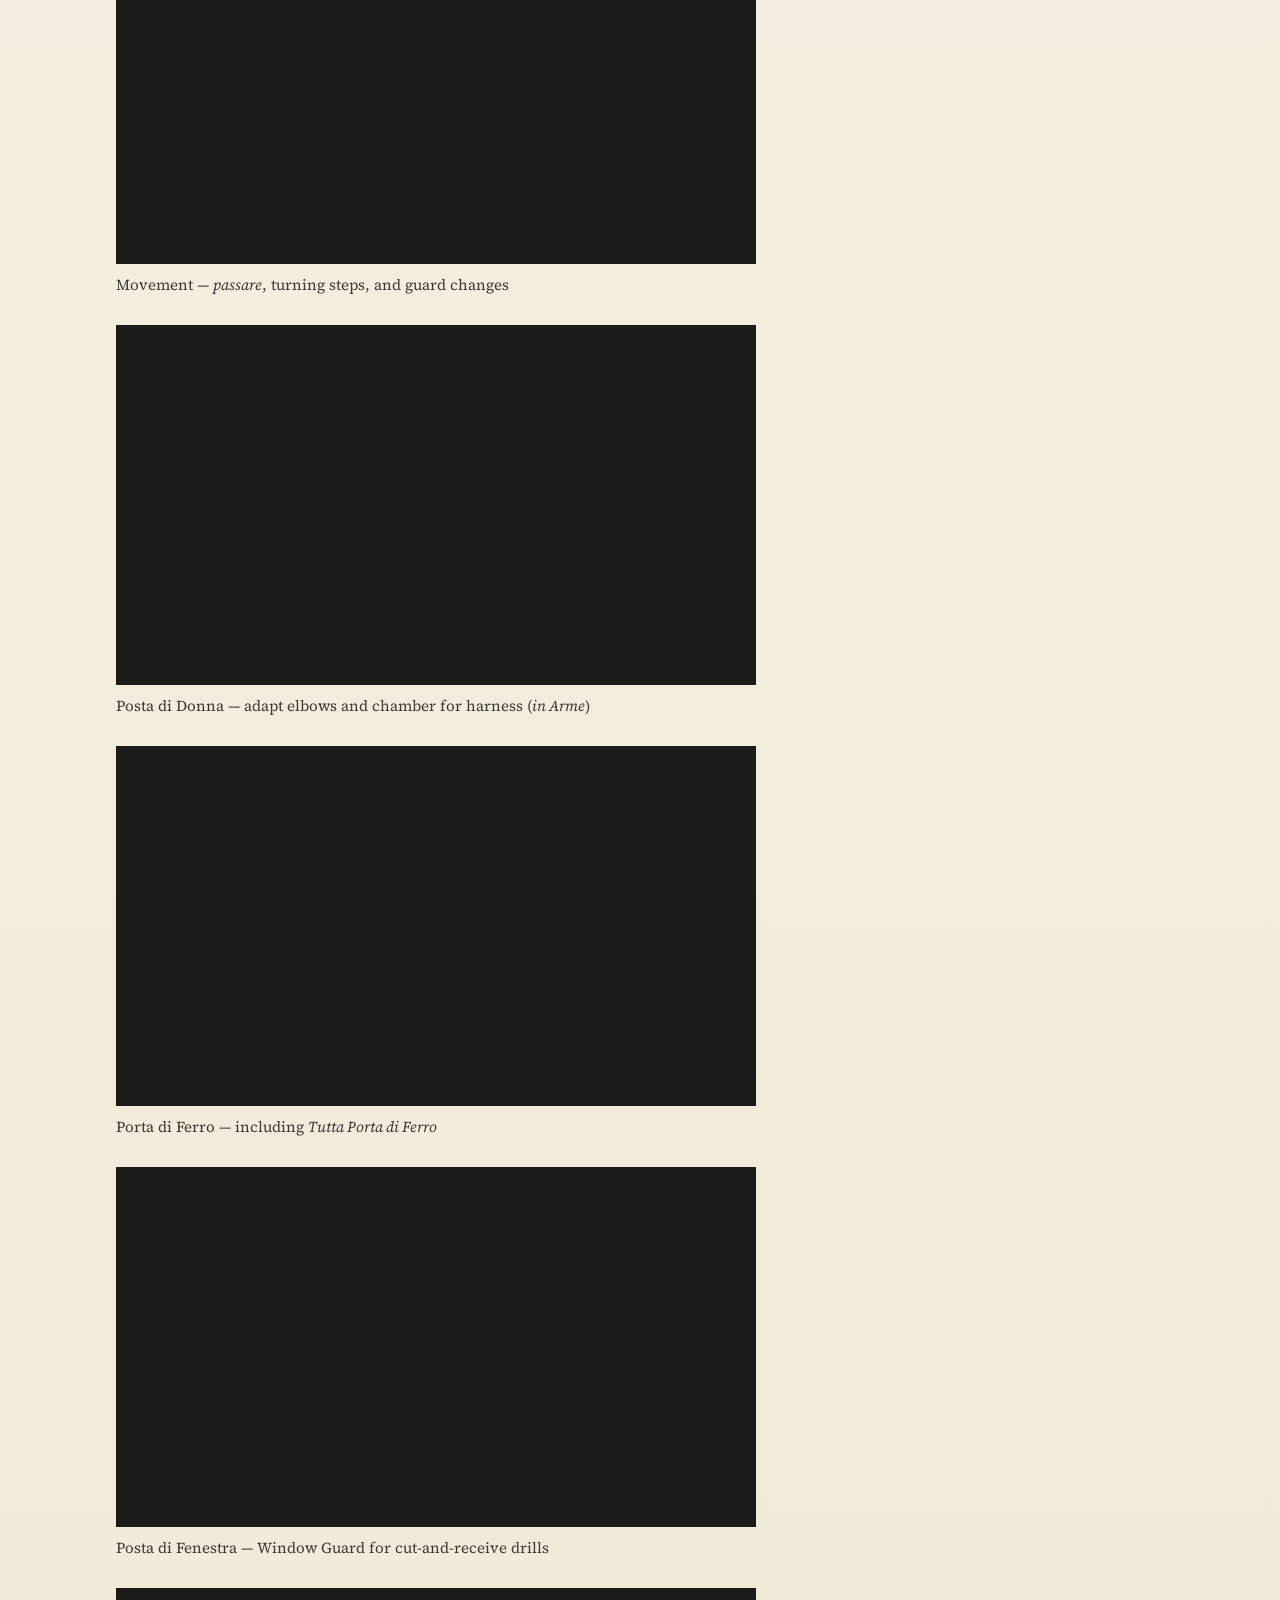
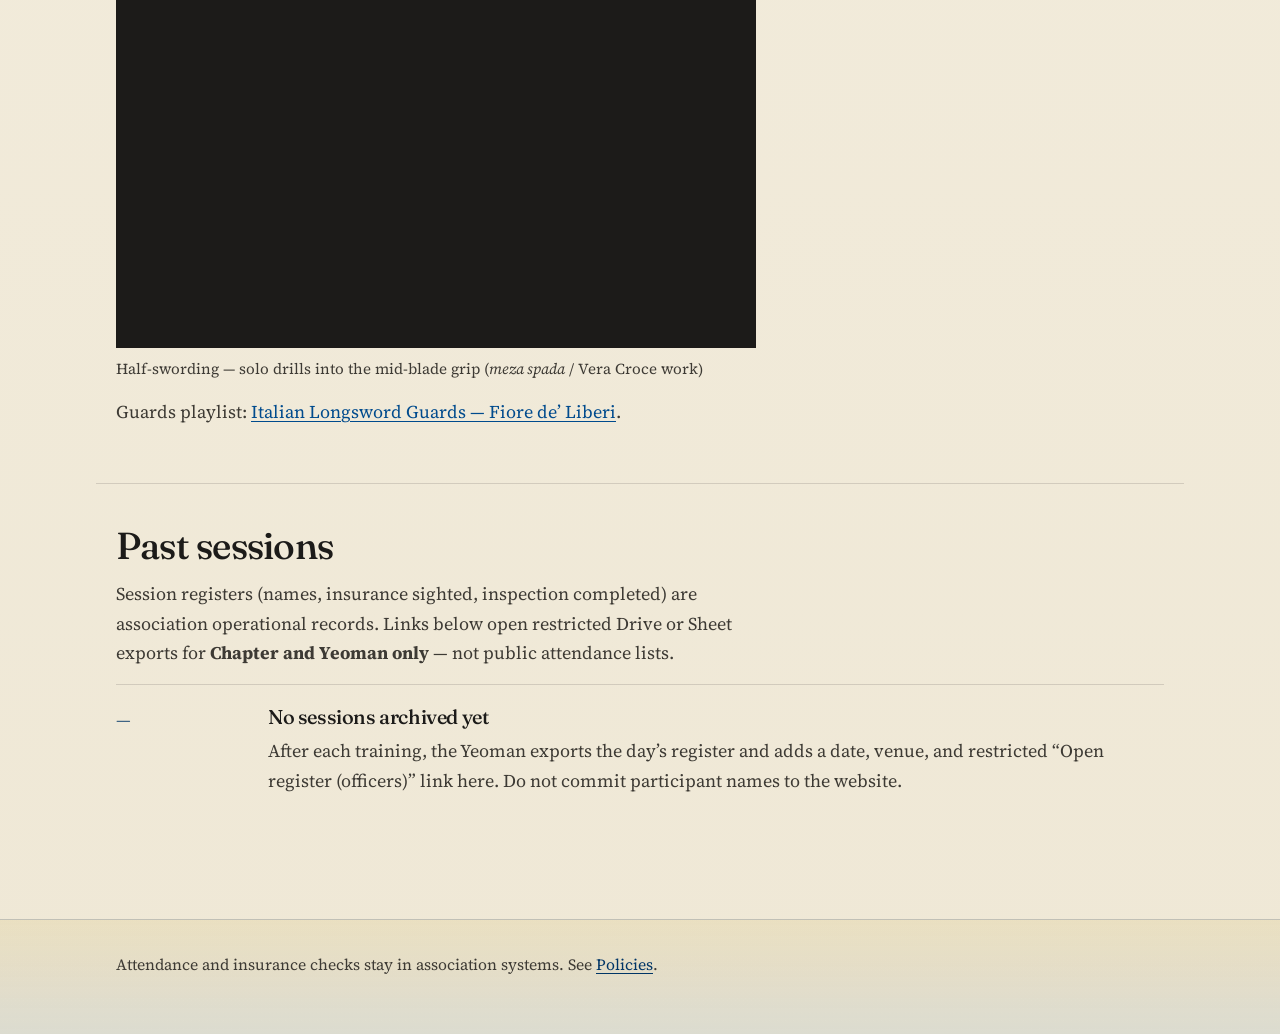
<file: training.html>
<!DOCTYPE html>
<html lang="en-AU">
<head>
  <meta charset="utf-8">
  <meta name="viewport" content="width=device-width, initial-scale=1">
  <title>Training — Pilgrim Souldiours</title>
  <meta name="description" content="Training sign-in, next session lesson plan, and officer access to past session registers.">
  <link rel="preconnect" href="https://fonts.googleapis.com">
  <link rel="preconnect" href="https://fonts.gstatic.com" crossorigin>
  <link href="https://fonts.googleapis.com/css2?family=Fraunces:opsz,wght@9..144,500;9..144,600&family=Source+Serif+4:opsz,wght@8..60,400;8..60,600&display=swap" rel="stylesheet">
  <link rel="stylesheet" href="assets/css/styles.css">
</head>
<body>
  <header class="site-header">
    <div class="nav-inner">
      <a class="brand" href="index.html">
        <img class="brand-arms" src="assets/images/arms-heater-shield.jpeg" alt="">
        <span class="brand-text">Pilgrim Souldiours<span>Societas Militum Peregrinorum</span></span>
      </a>
      <button class="nav-toggle" type="button" aria-expanded="false" aria-controls="site-nav">Menu</button>
      <nav class="site-nav" id="site-nav" aria-label="Primary">
        <a href="index.html">Home</a>
        <a href="about.html">About</a>
        <a href="events.html">Events</a>
        <a href="training.html" aria-current="page">Training</a>
        <a href="research.html">Research</a>
        <a href="join.html">Join</a>
        <a href="policies.html">Policies</a>
      </nav>
    </div>
  </header>

  <main>
    <header class="page-hero">
      <h1>Training</h1>
      <p class="lede">Sign in at the gate, prepare for the next session, and (for officers) open past registers.</p>
    </header>

    <section class="section">
      <h2>Sign in</h2>
      <p class="section-intro">Each participant signs once on their phone. Scan the QR at the gate, or use the button below. Confirm insurance and safety inspection with the Yeoman before you submit.</p>
      <figure class="signin-qr">
        <img src="assets/images/training-signin-qr.png" width="240" height="240" alt="QR code linking to the Training Sign-In Google Form">
        <figcaption>Scan to open the sign-in form</figcaption>
      </figure>
      <p class="cta-row cta-row-static">
        <a class="button button-primary" href="https://docs.google.com/forms/d/e/1FAIpQLSf6cxppGEHiE6rOKVCy5IaETdNV_4YOIDMeMbOMT3GZFqBehg/viewform" target="_blank" rel="noopener noreferrer">Sign in to training</a>
      </p>
    </section>

    <section class="section" id="next-session">
      <h2>Next training session</h2>
      <p class="section-intro"><strong>Semester 1, Week 1 (Curriculum V2)</strong> — Armored posture, stance mechanics, traditional two-handed guards, and the half-sword transition. Fiore dei Liberi, <em>Il Fior di Battaglia</em> (c. 1409): <em>De Spada a doi Mani</em> &amp; <em>De Spada in Arme</em>. 90 minutes at rotating Maryborough / Hervey Bay private grounds.</p>
      <p>
        <a href="documents/semester-1-week-1-armored-longsword-foundations-v2.docx">Week 1 lesson plan (V2)</a>
        · <a href="documents/harnischfechten-curriculum-v2.docx">Harnischfechten curriculum (V2)</a>
        · Videos by <a href="https://www.youtube.com/@FedericoMalagutti" target="_blank" rel="noopener noreferrer">Federico Malagutti</a>
      </p>
      <p class="form-note"><strong>Safety.</strong> Pure weapons only — <strong>zero thrust</strong>, <strong>zero grappling</strong>. ALHF / QLHF guidelines. Drive cuts with the hips to spare the shoulders under spaulders.</p>

      <h3 class="lesson-subhead">Session objectives</h3>
      <ol class="lesson-objectives">
        <li>Complete mutual squiring, strapping, and ALHF/QLHF armoured safety inspection.</li>
        <li>Form and balance <em>Posta di Donna in Arme</em> and <em>Tutta Porta di Ferro</em> in harness, allowing for spaulder articulation and helmet ocularia.</li>
        <li>Execute traditional two-handed <em>mandritti fendenti</em> driven by hip rotation without harness impingement.</li>
        <li>Transition smoothly from a two-handed long-measure grip into <em>Posta di Vera Croce</em> (half-sword).</li>
        <li>Run controlled partner distance and displacement checks under the no-thrust / no-grappling protocol.</li>
      </ol>

      <h3 class="lesson-subhead">Session outline</h3>
      <ul class="event-list lesson-phases">
        <li>
          <div class="event-date">0:00</div>
          <div>
            <h3>Admin, squiring &amp; safety</h3>
            <p class="muted">20 min — digital sign-in, mutual arming, Yeoman weapon and harness muster.</p>
          </div>
        </li>
        <li>
          <div class="event-date">0:20</div>
          <div>
            <h3>Armoured mobility &amp; stance</h3>
            <p class="muted">10 min — visor / occularium calibration; base stance and <em>passare</em> under plate load.</p>
          </div>
        </li>
        <li>
          <div class="event-date">0:30</div>
          <div>
            <h3>Technical core — cuts &amp; half-sword</h3>
            <p class="muted">35 min — long-measure guards, hip-driven <em>fendenti</em>, transition into <em>Posta di Vera Croce</em>.</p>
          </div>
        </li>
        <li>
          <div class="event-date">1:05</div>
          <div>
            <h3>Partner measure &amp; displacement</h3>
            <p class="muted">15 min — cut-and-receive at long measure; half-sword intercept; controlled steel-on-steel only.</p>
          </div>
        </li>
        <li>
          <div class="event-date">1:20</div>
          <div>
            <h3>Disarming, cool-down &amp; logs</h3>
            <p class="muted">10 min — un-arming and hydration; Yeoman debrief; attendance and gear notes.</p>
          </div>
        </li>
      </ul>

      <h3 class="lesson-subhead">Guards &amp; actions this week</h3>
      <ul class="guard-list">
        <li>
          <h3>Posta di Donna in Arme</h3>
          <p>Modified lady’s guard: right foot back; hilt near the shoulder with elbows bent under the spaulders; blade angled back. Primary chamber for heavy <em>mandritti fendenti</em> — do not lock the arms overhead.</p>
        </li>
        <li>
          <h3>Tutta Porta di Ferro</h3>
          <p>Low long-measure rampart: lead foot forward; hands low before the fauld; blade angled down. Recovery seat after a descending cut; shields the legs.</p>
        </li>
        <li>
          <h3>Dritto Finestra</h3>
          <p>Window guard at chest-to-neck height for partner intercepts: step slightly off-line with <em>volta stabile</em> and meet the descending blade on the strong.</p>
        </li>
        <li>
          <h3>Posta di Vera Croce</h3>
          <p>Half-sword True Cross: dominant hand on the hilt, off-hand on the mid-blade across the breastplate. Absorbs a cut and levers the opposing blade offline — no forward thrust after the displacement.</p>
        </li>
      </ul>

      <h3 class="lesson-subhead">Lesson videos</h3>
      <p class="section-intro">Watch before the session. Movement and long-measure guards first, then half-sword transitions.</p>
      <div class="video-stack">
        <figure class="video-item">
          <div class="video-embed">
            <iframe src="https://www.youtube-nocookie.com/embed/q07EmRdSIS8" title="Longsword Guards — Movement (Federico Malagutti)" allow="accelerometer; autoplay; clipboard-write; encrypted-media; gyroscope; picture-in-picture; web-share" allowfullscreen loading="lazy" referrerpolicy="strict-origin-when-cross-origin"></iframe>
          </div>
          <figcaption>Movement — <em>passare</em>, turning steps, and guard changes</figcaption>
        </figure>
        <figure class="video-item">
          <div class="video-embed">
            <iframe src="https://www.youtube-nocookie.com/embed/-uLe1ES7ZOk" title="Longsword Guards — Posta di Donna (Federico Malagutti)" allow="accelerometer; autoplay; clipboard-write; encrypted-media; gyroscope; picture-in-picture; web-share" allowfullscreen loading="lazy" referrerpolicy="strict-origin-when-cross-origin"></iframe>
          </div>
          <figcaption>Posta di Donna — adapt elbows and chamber for harness (<em>in Arme</em>)</figcaption>
        </figure>
        <figure class="video-item">
          <div class="video-embed">
            <iframe src="https://www.youtube-nocookie.com/embed/x_ktc2PFm5M" title="Longsword Guards — Porta di Ferro (Federico Malagutti)" allow="accelerometer; autoplay; clipboard-write; encrypted-media; gyroscope; picture-in-picture; web-share" allowfullscreen loading="lazy" referrerpolicy="strict-origin-when-cross-origin"></iframe>
          </div>
          <figcaption>Porta di Ferro — including <em>Tutta Porta di Ferro</em></figcaption>
        </figure>
        <figure class="video-item">
          <div class="video-embed">
            <iframe src="https://www.youtube-nocookie.com/embed/qQxwY7v7e28" title="Longsword Guards — Posta di Fenestra (Federico Malagutti)" allow="accelerometer; autoplay; clipboard-write; encrypted-media; gyroscope; picture-in-picture; web-share" allowfullscreen loading="lazy" referrerpolicy="strict-origin-when-cross-origin"></iframe>
          </div>
          <figcaption>Posta di Fenestra — Window Guard for cut-and-receive drills</figcaption>
        </figure>
        <figure class="video-item">
          <div class="video-embed">
            <iframe src="https://www.youtube-nocookie.com/embed/S6bPwHmI0Iw" title="Three Halfswording basic Drills (Federico Malagutti)" allow="accelerometer; autoplay; clipboard-write; encrypted-media; gyroscope; picture-in-picture; web-share" allowfullscreen loading="lazy" referrerpolicy="strict-origin-when-cross-origin"></iframe>
          </div>
          <figcaption>Half-swording — solo drills into the mid-blade grip (<em>meza spada</em> / Vera Croce work)</figcaption>
        </figure>
      </div>
      <p class="muted">Guards playlist: <a href="https://www.youtube.com/playlist?list=PL1cX6GDKdz9qrAYlj4OB9_vdzqzP2YRc9" target="_blank" rel="noopener noreferrer">Italian Longsword Guards — Fiore de’ Liberi</a>.</p>
    </section>

    <section class="section">
      <h2>Past sessions</h2>
      <p class="section-intro">Session registers (names, insurance sighted, inspection completed) are association operational records. Links below open restricted Drive or Sheet exports for <strong>Chapter and Yeoman only</strong> — not public attendance lists.</p>
      <ul class="event-list">
        <li>
          <div class="event-date">—</div>
          <div>
            <h3>No sessions archived yet</h3>
            <p class="muted">After each training, the Yeoman exports the day’s register and adds a date, venue, and restricted “Open register (officers)” link here. Do not commit participant names to the website.</p>
          </div>
        </li>
        <!--
        Example archive row (restricted link only — no names in git):
        <li>
          <div class="event-date">2026-08-09</div>
          <div>
            <h3>Venue name</h3>
            <p><a href="RESTRICTED_DRIVE_OR_SHEET_URL">Open register (officers)</a></p>
          </div>
        </li>
        -->
      </ul>
    </section>
  </main>

  <footer class="site-footer">
    <div class="footer-inner">
      <p>Attendance and insurance checks stay in association systems. See <a href="policies.html">Policies</a>.</p>
    </div>
  </footer>
  <script src="assets/js/nav.js"></script>
</body>
</html>
</file>
<file: assets/css/styles.css>
/* The Compaignye of the Pilgrim Souldiours — heraldic palette from the group arms */

:root {
  /* Arms: Or field, falcon proper, collar Azure */
  --gold: #c5a028;
  --gold-deep: #8f7318;
  --gold-soft: #e6d28a;
  --gold-wash: #f3e8c4;
  --collar: #004b8d;
  --collar-deep: #003566;
  --collar-soft: #2a6fad;
  --ink: #1c1b19;
  --ink-soft: #3d3a34;
  --stone: #d8d2c6;
  --parchment: #f6f0e2;
  --falcon: #2b2b2b;
  --shell: #f4f1ea;
  --line: rgba(28, 27, 25, 0.14);
  --shadow: rgba(28, 27, 25, 0.22);
  --font-display: "Fraunces", "Palatino Linotype", Palatino, serif;
  --font-body: "Source Serif 4", "Iowan Old Style", "Palatino Linotype", Palatino, serif;
  --max: 68rem;
  --ease: cubic-bezier(0.22, 1, 0.36, 1);
}

*,
*::before,
*::after {
  box-sizing: border-box;
}

html {
  scroll-behavior: smooth;
}

body {
  margin: 0;
  color: var(--ink);
  font-family: var(--font-body);
  font-size: 1.125rem;
  line-height: 1.65;
  background:
    radial-gradient(ellipse 100% 70% at 0% 0%, rgba(197, 160, 40, 0.28), transparent 55%),
    radial-gradient(ellipse 80% 50% at 100% 10%, rgba(0, 75, 141, 0.12), transparent 50%),
    linear-gradient(180deg, var(--gold-wash) 0%, var(--parchment) 42%, #efe8d6 100%);
  min-height: 100vh;
}

img {
  max-width: 100%;
  display: block;
}

a {
  color: var(--collar);
  text-underline-offset: 0.18em;
}

a:hover {
  color: var(--collar-deep);
}

h1,
h2,
h3 {
  font-family: var(--font-display);
  font-weight: 500;
  line-height: 1.15;
  letter-spacing: -0.02em;
}

h1 {
  font-size: clamp(2.4rem, 6vw, 4.2rem);
  margin: 0 0 0.6rem;
}

h2 {
  font-size: clamp(1.7rem, 3.5vw, 2.35rem);
  margin: 0 0 0.75rem;
}

h3 {
  font-size: 1.25rem;
  margin: 0 0 0.5rem;
}

p {
  margin: 0 0 1rem;
}

.site-header {
  position: sticky;
  top: 0;
  z-index: 20;
  backdrop-filter: blur(10px);
  background: rgba(246, 240, 226, 0.9);
  border-bottom: 1px solid var(--line);
}

.nav-inner {
  max-width: var(--max);
  margin: 0 auto;
  padding: 0.75rem 1.25rem;
  display: flex;
  align-items: center;
  justify-content: space-between;
  gap: 1rem;
}

.brand {
  display: flex;
  align-items: center;
  gap: 0.7rem;
  font-family: var(--font-display);
  font-size: 1.05rem;
  color: var(--ink);
  text-decoration: none;
  letter-spacing: -0.01em;
  line-height: 1.2;
  max-width: 18rem;
}

.brand-arms {
  width: 2.5rem;
  height: 2.5rem;
  object-fit: cover;
  object-position: center 35%;
  border: 2px solid var(--gold-deep);
  flex-shrink: 0;
  background: var(--gold);
}

.brand-text span {
  display: block;
  font-size: 0.72rem;
  font-family: var(--font-body);
  color: var(--collar);
  letter-spacing: 0.04em;
  text-transform: uppercase;
  margin-top: 0.15rem;
}

.nav-toggle {
  display: none;
  border: 1px solid var(--line);
  background: transparent;
  color: var(--ink);
  padding: 0.4rem 0.7rem;
  font: inherit;
  cursor: pointer;
}

.site-nav {
  display: flex;
  flex-wrap: wrap;
  gap: 0.35rem 1.1rem;
}

.site-nav a {
  color: var(--ink-soft);
  text-decoration: none;
  font-size: 0.98rem;
}

.site-nav a:hover,
.site-nav a[aria-current="page"] {
  color: var(--collar-deep);
  text-decoration: underline;
}

.hero {
  position: relative;
  min-height: min(92vh, 52rem);
  display: grid;
  align-items: end;
  overflow: hidden;
  isolation: isolate;
}

.hero-media {
  position: absolute;
  inset: 0;
  z-index: -2;
  background:
    linear-gradient(180deg, rgba(28, 27, 25, 0.12) 0%, rgba(28, 27, 25, 0.35) 45%, rgba(28, 27, 25, 0.78) 100%),
    url("../images/arms-heater-shield.jpeg") center 40% / cover no-repeat,
    var(--gold);
  transform: scale(1.03);
  animation: hero-drift 20s var(--ease) infinite alternate;
}

.hero-grain {
  position: absolute;
  inset: 0;
  z-index: -1;
  opacity: 0.18;
  background-image: url("data:image/svg+xml,%3Csvg viewBox='0 0 200 200' xmlns='http://www.w3.org/2000/svg'%3E%3Cfilter id='n'%3E%3CfeTurbulence type='fractalNoise' baseFrequency='0.85' numOctaves='3' stitchTiles='stitch'/%3E%3C/filter%3E%3Crect width='100%25' height='100%25' filter='url(%23n)' opacity='0.55'/%3E%3C/svg%3E");
  pointer-events: none;
}

.hero-content {
  max-width: var(--max);
  margin: 0 auto;
  padding: 5rem 1.25rem 3.5rem;
  color: var(--shell);
}

.hero-content .brand-mark {
  font-family: var(--font-display);
  font-size: clamp(1.45rem, 3vw, 2rem);
  margin: 0 0 0.75rem;
  opacity: 0;
  animation: rise 0.9s var(--ease) 0.15s forwards;
}

.hero-content .blazon {
  font-size: 0.95rem;
  font-style: italic;
  color: var(--gold-soft);
  max-width: 46ch;
  margin-bottom: 1rem;
  opacity: 0;
  animation: rise 0.9s var(--ease) 0.22s forwards;
}

.hero-content h1 {
  max-width: 16ch;
  opacity: 0;
  animation: rise 0.9s var(--ease) 0.3s forwards;
}

.hero-content .lede {
  max-width: 36ch;
  font-size: 1.2rem;
  color: rgba(244, 241, 234, 0.9);
  opacity: 0;
  animation: rise 0.9s var(--ease) 0.45s forwards;
}

.cta-row {
  display: flex;
  flex-wrap: wrap;
  gap: 0.75rem 1rem;
  margin-top: 1.6rem;
  opacity: 0;
  animation: rise 0.9s var(--ease) 0.6s forwards;
}

.cta-row-static {
  opacity: 1;
  animation: none;
}

.button {
  display: inline-block;
  padding: 0.7rem 1.25rem;
  border: 1px solid transparent;
  text-decoration: none;
  font-family: var(--font-display);
  font-size: 1.05rem;
  transition: transform 0.25s var(--ease), background 0.25s var(--ease), color 0.25s var(--ease), border-color 0.25s var(--ease);
}

.button:hover {
  transform: translateY(-2px);
}

.button-primary {
  background: var(--collar);
  color: #f7f4ee;
}

.button-primary:hover {
  background: var(--collar-soft);
  color: #fff;
}

.button-ghost {
  border-color: rgba(244, 241, 234, 0.65);
  color: var(--shell);
}

.button-ghost:hover {
  background: rgba(244, 241, 234, 0.12);
  color: #fff;
}

.page-hero {
  max-width: var(--max);
  margin: 0 auto;
  padding: 3.5rem 1.25rem 1.5rem;
}

.page-hero h1 {
  max-width: 18ch;
}

.page-hero .lede {
  max-width: 42ch;
  color: var(--ink-soft);
  font-size: 1.2rem;
}

.section {
  max-width: var(--max);
  margin: 0 auto;
  padding: 2.5rem 1.25rem;
}

.section + .section {
  border-top: 1px solid var(--line);
}

.section-intro {
  max-width: 40rem;
  color: var(--ink-soft);
}

.split {
  display: grid;
  gap: 2rem;
}

@media (min-width: 800px) {
  .split {
    grid-template-columns: 1.1fr 0.9fr;
    align-items: start;
  }
}

.arms-panel {
  margin: 0;
}

.arms-panel img {
  width: 100%;
  max-width: 22rem;
  margin-inline: auto;
  border: 3px solid var(--gold-deep);
  box-shadow: 0 18px 40px var(--shadow);
}

.arms-panel figcaption {
  margin-top: 0.75rem;
  font-size: 0.95rem;
  color: var(--ink-soft);
  font-style: italic;
  text-align: center;
}

.timeline {
  list-style: none;
  margin: 0;
  padding: 0;
  border-left: 2px solid var(--gold-soft);
}

.timeline li {
  position: relative;
  padding: 0 0 1.5rem 1.25rem;
}

.timeline li::before {
  content: "";
  position: absolute;
  left: -0.4rem;
  top: 0.35rem;
  width: 0.65rem;
  height: 0.65rem;
  border-radius: 50%;
  background: var(--collar);
  box-shadow: 0 0 0 2px var(--gold-soft);
}

.timeline strong {
  display: block;
  font-family: var(--font-display);
  font-weight: 500;
  margin-bottom: 0.25rem;
}

.research-list,
.doc-list {
  list-style: none;
  margin: 0;
  padding: 0;
  display: grid;
  gap: 1.5rem;
}

.research-list li,
.doc-list li {
  padding-top: 1.25rem;
  border-top: 1px solid var(--line);
}

.research-list h3,
.doc-list h3 {
  font-size: 1.35rem;
}

.research-list .source,
.doc-list .meta {
  font-size: 0.95rem;
  color: var(--collar);
  font-style: italic;
}

.event-list {
  list-style: none;
  margin: 0;
  padding: 0;
}

.event-list li {
  display: grid;
  gap: 0.35rem 1.5rem;
  padding: 1.25rem 0;
  border-top: 1px solid var(--line);
}

@media (min-width: 700px) {
  .event-list li {
    grid-template-columns: 8rem 1fr;
  }
}

.event-date {
  font-family: var(--font-display);
  color: var(--collar-deep);
  letter-spacing: 0.02em;
}

.form-note {
  background: rgba(0, 75, 141, 0.07);
  border-left: 3px solid var(--collar);
  padding: 1rem 1.15rem;
  margin: 1.5rem 0;
}

.signin-qr {
  margin: 1.5rem 0 0.5rem;
  max-width: 15rem;
}

.signin-qr img {
  width: 100%;
  height: auto;
  background: #fff;
  border: 1px solid var(--line);
  padding: 0.65rem;
}

.signin-qr figcaption {
  margin-top: 0.5rem;
  font-size: 0.95rem;
  color: var(--ink-soft);
}

.lesson-subhead {
  margin-top: 2rem;
  margin-bottom: 0.75rem;
  font-size: 1.35rem;
}

.lesson-objectives {
  max-width: 42rem;
  margin: 0 0 0.5rem;
  padding-left: 1.25rem;
  color: var(--ink-soft);
}

.lesson-objectives li {
  margin-bottom: 0.45rem;
}

.lesson-phases h3 {
  font-size: 1.15rem;
}

.guard-list {
  list-style: none;
  margin: 0;
  padding: 0;
  display: grid;
  gap: 1.25rem;
}

.guard-list li {
  padding-top: 1.1rem;
  border-top: 1px solid var(--line);
}

.guard-list h3 {
  font-size: 1.2rem;
  margin-bottom: 0.35rem;
}

.guard-list p {
  margin: 0;
  color: var(--ink-soft);
  max-width: 40rem;
}

.video-stack {
  display: grid;
  gap: 1.75rem;
  margin: 1.25rem 0 1rem;
}

.video-item {
  margin: 0;
  max-width: 40rem;
}

.video-embed {
  position: relative;
  aspect-ratio: 16 / 9;
  background: var(--ink);
  border: 1px solid var(--line);
  overflow: hidden;
}

.video-embed iframe {
  position: absolute;
  inset: 0;
  width: 100%;
  height: 100%;
  border: 0;
}

.video-item figcaption {
  margin-top: 0.5rem;
  font-size: 0.95rem;
  color: var(--ink-soft);
}

.contact-list {
  list-style: none;
  margin: 1.5rem 0 0;
  padding: 0;
}

.contact-list li {
  padding: 0.75rem 0;
  border-top: 1px solid var(--line);
}

.contact-list strong {
  display: block;
  font-family: var(--font-display);
  font-weight: 500;
}

.site-footer {
  margin-top: 3rem;
  border-top: 1px solid var(--line);
  background: linear-gradient(180deg, rgba(197, 160, 40, 0.12), rgba(0, 75, 141, 0.08));
}

.footer-inner {
  max-width: var(--max);
  margin: 0 auto;
  padding: 2rem 1.25rem 2.5rem;
  display: grid;
  gap: 1rem;
  color: var(--ink-soft);
  font-size: 0.98rem;
}

.footer-inner a {
  color: var(--collar-deep);
}

.muted {
  color: var(--ink-soft);
}

.pillars {
  display: grid;
  gap: 1.5rem;
  margin-top: 1.5rem;
}

@media (min-width: 700px) {
  .pillars {
    grid-template-columns: repeat(3, 1fr);
  }
}

.pillar h3 {
  color: var(--collar-deep);
}

@keyframes rise {
  from {
    opacity: 0;
    transform: translateY(1.1rem);
  }
  to {
    opacity: 1;
    transform: translateY(0);
  }
}

@keyframes hero-drift {
  from {
    transform: scale(1.03) translate3d(0, 0, 0);
  }
  to {
    transform: scale(1.07) translate3d(-1.2%, -0.8%, 0);
  }
}

@media (max-width: 760px) {
  .nav-toggle {
    display: inline-block;
  }

  .site-nav {
    display: none;
    width: 100%;
    flex-direction: column;
    padding-bottom: 0.5rem;
  }

  .site-header.is-open .site-nav {
    display: flex;
  }

  .nav-inner {
    flex-wrap: wrap;
  }
}

@media (prefers-reduced-motion: reduce) {
  *,
  *::before,
  *::after {
    animation: none !important;
    transition: none !important;
  }

  .hero-media {
    transform: none;
  }

  .hero-content .brand-mark,
  .hero-content .blazon,
  .hero-content h1,
  .hero-content .lede,
  .cta-row {
    opacity: 1;
  }
}
</file>
